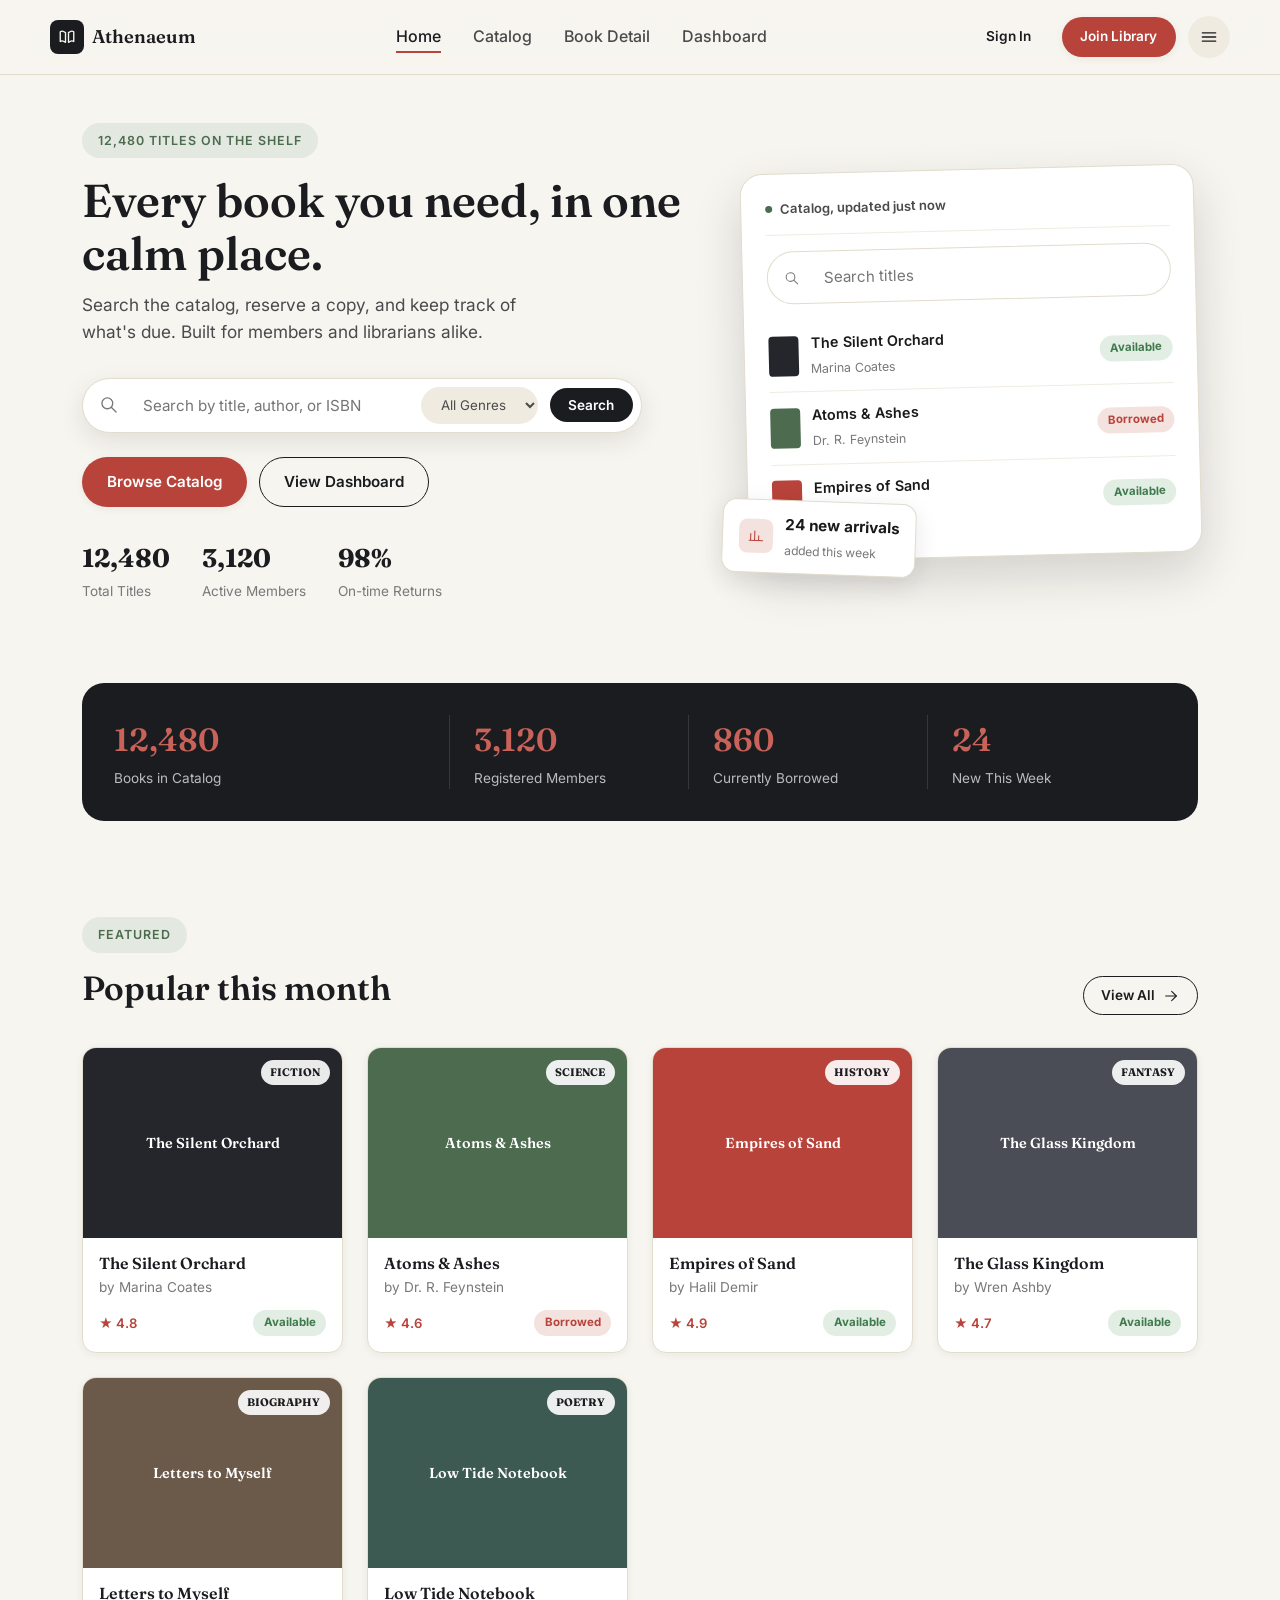
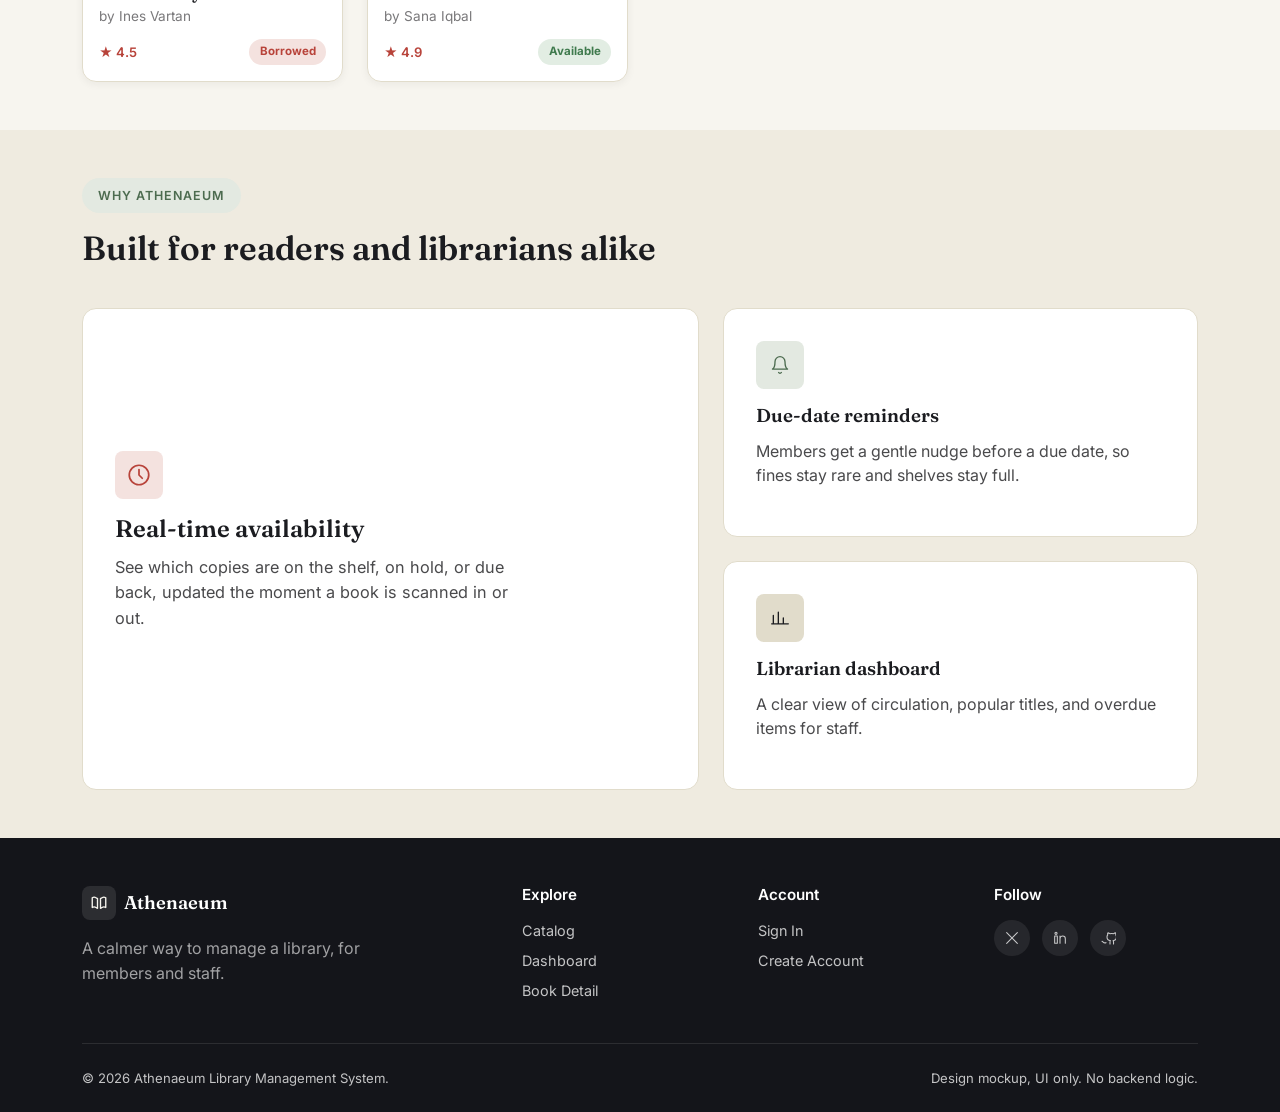
<file: index.html>
<!DOCTYPE html>
<html lang="en">
<head>
<meta charset="UTF-8" />
<meta name="viewport" content="width=device-width, initial-scale=1.0" />
<title>Athenaeum · Library Management System</title>
<link rel="preconnect" href="https://fonts.googleapis.com">
<link href="https://fonts.googleapis.com/css2?family=Fraunces:wght@500;600&family=Inter:wght@400;500;600;700&display=swap" rel="stylesheet">
<link rel="stylesheet" href="assets/css/styles.css" />
</head>
<body>

<header class="navbar">
  <div class="container navbar-inner">
    <a href="index.html" class="brand">
      <span class="brand-mark">
        <svg class="icon" viewBox="0 0 24 24"><path d="M3 5c1.5-1 3.5-1 5 0 1.5 1 2 1 2 1v13s-.5 0-2-1c-1.5-1-3.5-1-5 0V5Z"/><path d="M21 5c-1.5-1-3.5-1-5 0-1.5 1-2 1-2 1v13s.5 0 2-1c1.5-1 3.5-1 5 0V5Z"/></svg>
      </span>
      Athenaeum
    </a>
    <nav class="nav-links">
      <a href="index.html" class="active">Home</a>
      <a href="catalog.html">Catalog</a>
      <a href="book-detail.html">Book Detail</a>
      <a href="dashboard.html">Dashboard</a>
    </nav>
    <div class="nav-actions">
      <a href="login.html" class="btn btn-ghost btn-sm">Sign In</a>
      <a href="login.html" class="btn btn-primary btn-sm">Join Library</a>
      <button class="btn btn-icon" data-nav-toggle aria-label="Menu">
        <svg class="icon" viewBox="0 0 24 24"><line x1="4" y1="7" x2="20" y2="7"/><line x1="4" y1="12" x2="20" y2="12"/><line x1="4" y1="17" x2="20" y2="17"/></svg>
      </button>
    </div>
  </div>
</header>

<section class="hero">
  <div class="container hero-grid">
    <div>
      <span class="eyebrow">12,480 titles on the shelf</span>
      <h1>Every book you need, in one calm place.</h1>
      <p class="hero-sub">Search the catalog, reserve a copy, and keep track of what's due. Built for members and librarians alike.</p>

      <div class="search-bar">
        <svg class="icon" viewBox="0 0 24 24"><circle cx="10" cy="10" r="6.5"/><line x1="15" y1="15" x2="20.5" y2="20.5"/></svg>
        <input type="text" placeholder="Search by title, author, or ISBN" />
        <select><option>All Genres</option><option>Fiction</option><option>Science</option><option>History</option></select>
        <button class="btn btn-dark btn-sm">Search</button>
      </div>

      <div class="hero-actions">
        <a href="catalog.html" class="btn btn-primary">Browse Catalog</a>
        <a href="dashboard.html" class="btn btn-outline">View Dashboard</a>
      </div>

      <div class="hero-stats">
        <div class="hero-stat"><strong>12,480</strong><span>Total Titles</span></div>
        <div class="hero-stat"><strong>3,120</strong><span>Active Members</span></div>
        <div class="hero-stat"><strong>98%</strong><span>On-time Returns</span></div>
      </div>
    </div>

    <div class="hero-preview">
      <div class="preview-panel">
        <div class="preview-panel-head">
          <span class="preview-live-dot"></span> Catalog, updated just now
        </div>
        <div class="search-bar">
          <svg class="icon icon-sm" viewBox="0 0 24 24"><circle cx="10" cy="10" r="6.5"/><line x1="15" y1="15" x2="20.5" y2="20.5"/></svg>
          <input type="text" placeholder="Search titles" disabled />
        </div>
        <div class="preview-row">
          <div class="mini-cover cover-1"></div>
          <div class="info"><strong>The Silent Orchard</strong><span>Marina Coates</span></div>
          <span class="status-pill status-available">Available</span>
        </div>
        <div class="preview-row">
          <div class="mini-cover cover-2"></div>
          <div class="info"><strong>Atoms &amp; Ashes</strong><span>Dr. R. Feynstein</span></div>
          <span class="status-pill status-borrowed">Borrowed</span>
        </div>
        <div class="preview-row">
          <div class="mini-cover cover-3"></div>
          <div class="info"><strong>Empires of Sand</strong><span>Halil Demir</span></div>
          <span class="status-pill status-available">Available</span>
        </div>
      </div>
      <div class="preview-float">
        <div class="icon-badge"><svg class="icon icon-sm" viewBox="0 0 24 24"><path d="M4 19V9M10 19V5M16 19v-7M22 19H2"/></svg></div>
        <div><strong>24 new arrivals</strong><span>added this week</span></div>
      </div>
    </div>
  </div>
</section>

<section class="section">
  <div class="container">
    <div class="stats-bar">
      <div><strong>12,480</strong><span>Books in Catalog</span></div>
      <div><strong>3,120</strong><span>Registered Members</span></div>
      <div><strong>860</strong><span>Currently Borrowed</span></div>
      <div><strong>24</strong><span>New This Week</span></div>
    </div>
  </div>
</section>

<section class="section">
  <div class="container">
    <div class="section-head">
      <div>
        <span class="eyebrow">Featured</span>
        <h2>Popular this month</h2>
      </div>
      <div class="section-tools">
        <a href="catalog.html" class="btn btn-outline btn-sm">
          View All
          <svg class="icon icon-sm" viewBox="0 0 24 24"><line x1="4" y1="12" x2="20" y2="12"/><polyline points="13 5 20 12 13 19"/></svg>
        </a>
      </div>
    </div>

    <div class="book-grid stagger">
      <div class="book-card">
        <div class="book-cover cover-1"><span class="tag">Fiction</span>The Silent Orchard</div>
        <div class="book-body">
          <h4>The Silent Orchard</h4>
          <div class="author">by Marina Coates</div>
          <div class="book-meta"><span class="rating">★ 4.8</span><span class="status-pill status-available">Available</span></div>
        </div>
      </div>
      <div class="book-card">
        <div class="book-cover cover-2"><span class="tag">Science</span>Atoms &amp; Ashes</div>
        <div class="book-body">
          <h4>Atoms &amp; Ashes</h4>
          <div class="author">by Dr. R. Feynstein</div>
          <div class="book-meta"><span class="rating">★ 4.6</span><span class="status-pill status-borrowed">Borrowed</span></div>
        </div>
      </div>
      <div class="book-card">
        <div class="book-cover cover-3"><span class="tag">History</span>Empires of Sand</div>
        <div class="book-body">
          <h4>Empires of Sand</h4>
          <div class="author">by Halil Demir</div>
          <div class="book-meta"><span class="rating">★ 4.9</span><span class="status-pill status-available">Available</span></div>
        </div>
      </div>
      <div class="book-card">
        <div class="book-cover cover-4"><span class="tag">Fantasy</span>The Glass Kingdom</div>
        <div class="book-body">
          <h4>The Glass Kingdom</h4>
          <div class="author">by Wren Ashby</div>
          <div class="book-meta"><span class="rating">★ 4.7</span><span class="status-pill status-available">Available</span></div>
        </div>
      </div>
      <div class="book-card">
        <div class="book-cover cover-5"><span class="tag">Biography</span>Letters to Myself</div>
        <div class="book-body">
          <h4>Letters to Myself</h4>
          <div class="author">by Ines Vartan</div>
          <div class="book-meta"><span class="rating">★ 4.5</span><span class="status-pill status-borrowed">Borrowed</span></div>
        </div>
      </div>
      <div class="book-card">
        <div class="book-cover cover-6"><span class="tag">Poetry</span>Low Tide Notebook</div>
        <div class="book-body">
          <h4>Low Tide Notebook</h4>
          <div class="author">by Sana Iqbal</div>
          <div class="book-meta"><span class="rating">★ 4.9</span><span class="status-pill status-available">Available</span></div>
        </div>
      </div>
    </div>
  </div>
</section>

<section class="section section-alt">
  <div class="container">
    <div class="section-head">
      <div>
        <span class="eyebrow">Why Athenaeum</span>
        <h2>Built for readers and librarians alike</h2>
      </div>
    </div>
    <div class="bento-grid">
      <div class="feature-card feature-lead">
        <div class="feature-icon">
          <svg class="icon icon-lg" viewBox="0 0 24 24"><circle cx="12" cy="12" r="9"/><path d="M12 7v5l3 3"/></svg>
        </div>
        <h3>Real-time availability</h3>
        <p>See which copies are on the shelf, on hold, or due back, updated the moment a book is scanned in or out.</p>
      </div>
      <div class="feature-card tone-moss">
        <div class="feature-icon">
          <svg class="icon" viewBox="0 0 24 24"><path d="M18 8a6 6 0 0 0-12 0c0 7-3 9-3 9h18s-3-2-3-9"/><path d="M13.7 21a2 2 0 0 1-3.4 0"/></svg>
        </div>
        <h3>Due-date reminders</h3>
        <p>Members get a gentle nudge before a due date, so fines stay rare and shelves stay full.</p>
      </div>
      <div class="feature-card tone-ink">
        <div class="feature-icon">
          <svg class="icon" viewBox="0 0 24 24"><path d="M4 19V9M10 19V5M16 19v-7M22 19H2"/></svg>
        </div>
        <h3>Librarian dashboard</h3>
        <p>A clear view of circulation, popular titles, and overdue items for staff.</p>
      </div>
    </div>
  </div>
</section>

<footer class="footer">
  <div class="container">
    <div class="footer-grid">
      <div>
        <a href="index.html" class="brand" style="color:#fff; margin-bottom: 1rem; display:flex;">
          <span class="brand-mark" style="background: rgba(255,255,255,0.1);">
            <svg class="icon" viewBox="0 0 24 24"><path d="M3 5c1.5-1 3.5-1 5 0 1.5 1 2 1 2 1v13s-.5 0-2-1c-1.5-1-3.5-1-5 0V5Z"/><path d="M21 5c-1.5-1-3.5-1-5 0-1.5 1-2 1-2 1v13s.5 0 2-1c1.5-1 3.5-1 5 0V5Z"/></svg>
          </span>
          Athenaeum
        </a>
        <p style="color: rgba(255,255,255,0.6); max-width: 32ch;">A calmer way to manage a library, for members and staff.</p>
      </div>
      <div>
        <h4>Explore</h4>
        <ul>
          <li><a href="catalog.html">Catalog</a></li>
          <li><a href="dashboard.html">Dashboard</a></li>
          <li><a href="book-detail.html">Book Detail</a></li>
        </ul>
      </div>
      <div>
        <h4>Account</h4>
        <ul>
          <li><a href="login.html">Sign In</a></li>
          <li><a href="login.html">Create Account</a></li>
        </ul>
      </div>
      <div>
        <h4>Follow</h4>
        <div class="social-row">
          <a href="#" aria-label="X"><svg class="icon icon-sm" viewBox="0 0 24 24"><path d="M4 4l16 16M20 4L4 20"/></svg></a>
          <a href="#" aria-label="LinkedIn"><svg class="icon icon-sm" viewBox="0 0 24 24"><rect x="4" y="9" width="4" height="11"/><circle cx="6" cy="5" r="1.6"/><path d="M12 9v11M12 13c0-2 2-4 4-4s4 1 4 4v7"/></svg></a>
          <a href="#" aria-label="GitHub"><svg class="icon icon-sm" viewBox="0 0 24 24"><path d="M9 19c-4 1.5-4-2-6-2m12 4v-3.2c0-.9.3-1.5.7-1.8-2.5-.3-5.2-1.3-5.2-5.6 0-1.2.4-2.2 1.1-3-.1-.3-.5-1.5.1-3 0 0 1-.3 3.1 1.1a10.8 10.8 0 0 1 5.6 0c2.1-1.4 3.1-1.1 3.1-1.1.6 1.5.2 2.7.1 3 .7.8 1.1 1.8 1.1 3 0 4.3-2.7 5.3-5.2 5.6.4.4.8 1 .8 2.1V21"/></svg></a>
        </div>
      </div>
    </div>
    <div class="footer-bottom">
      <span>© 2026 Athenaeum Library Management System.</span>
      <span>Design mockup, UI only. No backend logic.</span>
    </div>
  </div>
</footer>

<script src="assets/js/main.js"></script>
</body>
</html>
</file>
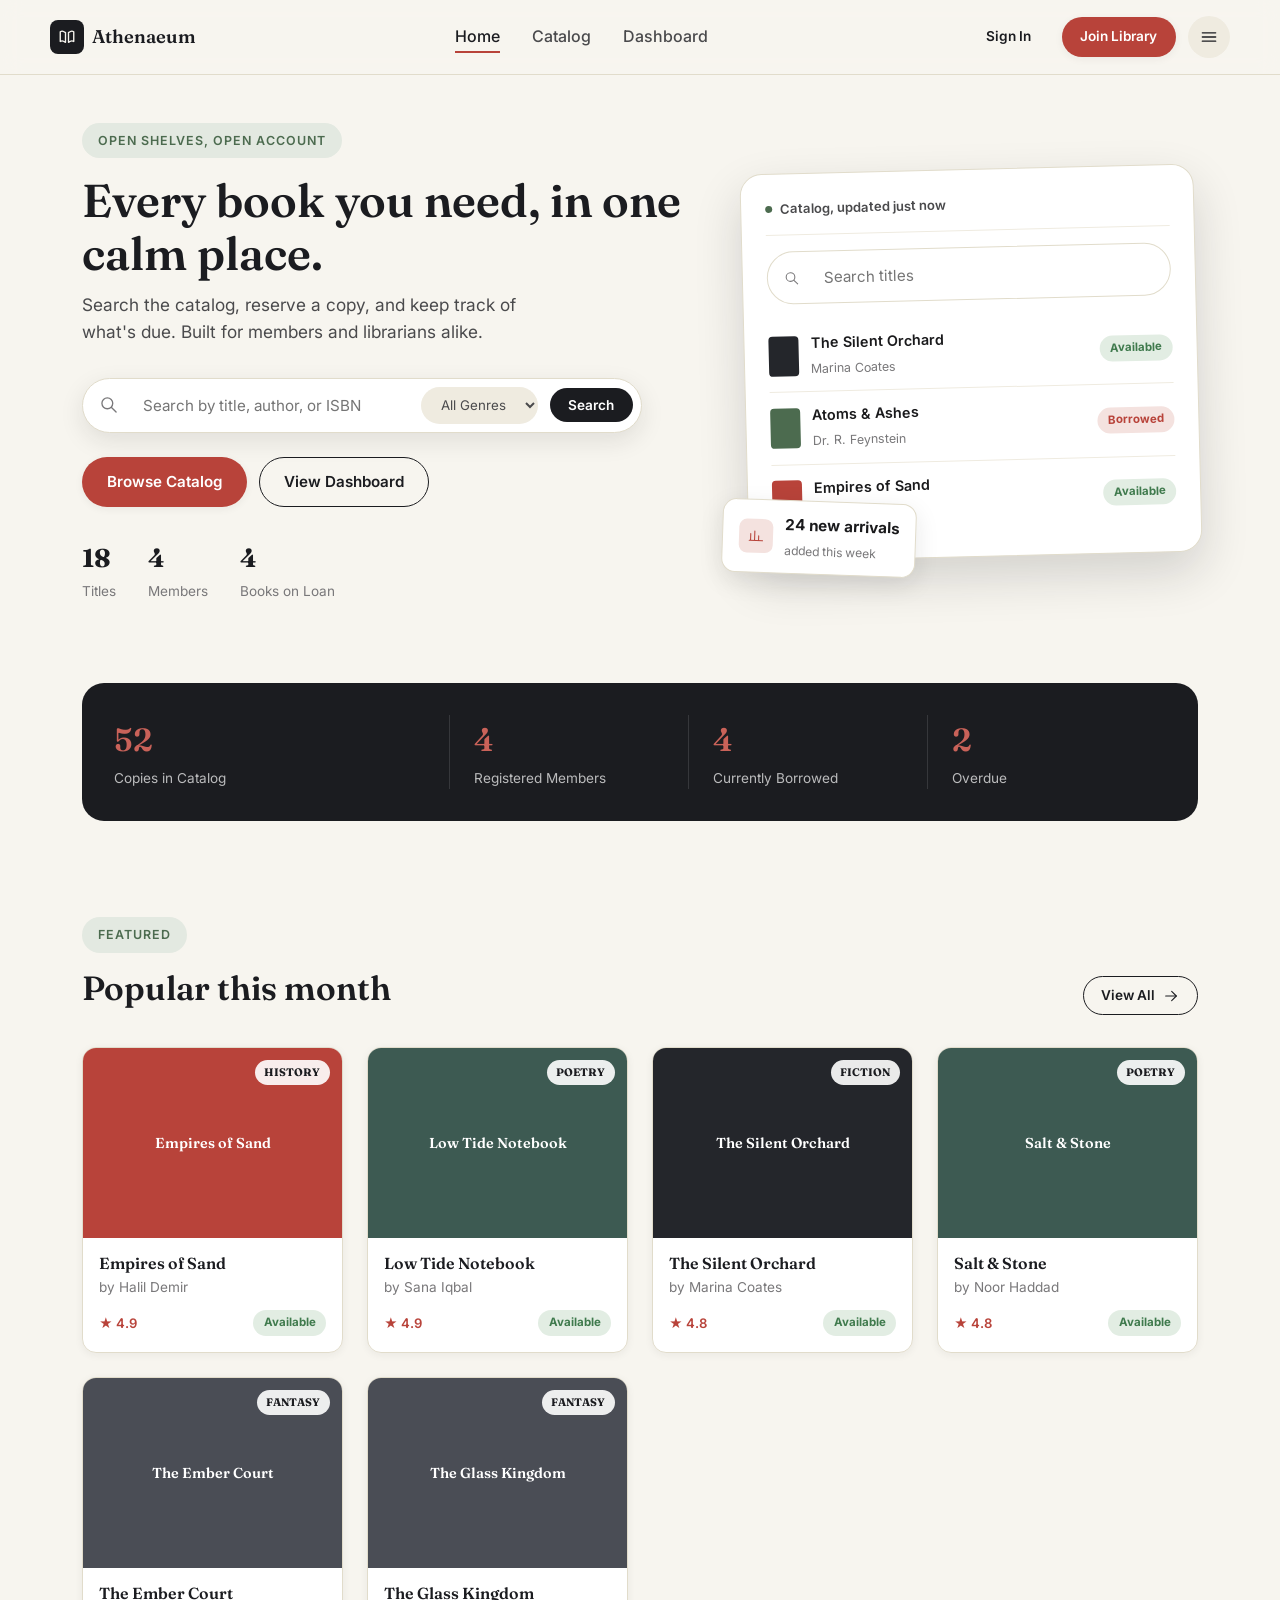
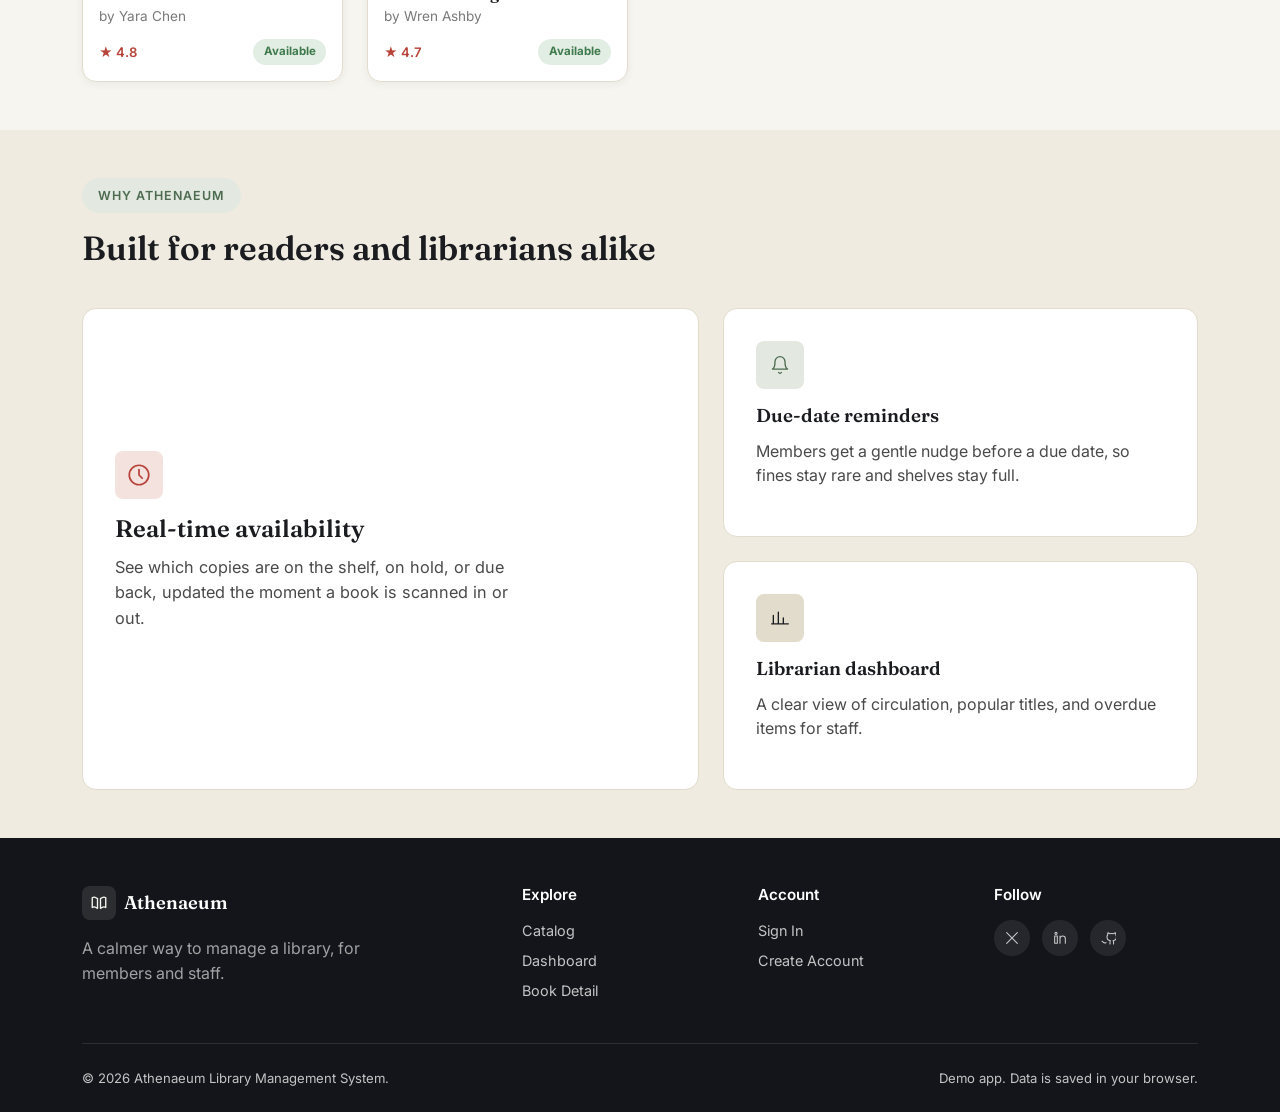
<file: docs/index.html>
<!DOCTYPE html>
<html lang="en">
<head>
<meta charset="UTF-8" />
<meta name="viewport" content="width=device-width, initial-scale=1.0" />
<title>Athenaeum · Library Management System</title>
<link rel="preconnect" href="https://fonts.googleapis.com">
<link href="https://fonts.googleapis.com/css2?family=Fraunces:wght@500;600&family=Inter:wght@400;500;600;700&display=swap" rel="stylesheet">
<link rel="stylesheet" href="assets/css/styles.css" />
</head>
<body data-page="home">

<header class="navbar">
  <div class="container navbar-inner">
    <a href="index.html" class="brand">
      <span class="brand-mark">
        <svg class="icon" viewBox="0 0 24 24"><path d="M3 5c1.5-1 3.5-1 5 0 1.5 1 2 1 2 1v13s-.5 0-2-1c-1.5-1-3.5-1-5 0V5Z"/><path d="M21 5c-1.5-1-3.5-1-5 0-1.5 1-2 1-2 1v13s.5 0 2-1c1.5-1 3.5-1 5 0V5Z"/></svg>
      </span>
      Athenaeum
    </a>
    <nav class="nav-links">
      <a href="index.html" class="active">Home</a>
      <a href="catalog.html">Catalog</a>
      <a href="dashboard.html">Dashboard</a>
    </nav>
    <div class="nav-actions" data-account>
      <a href="login.html" class="btn btn-ghost btn-sm">Sign In</a>
      <a href="login.html" class="btn btn-primary btn-sm">Join Library</a>
      <button class="btn btn-icon" data-nav-toggle aria-label="Menu">
        <svg class="icon" viewBox="0 0 24 24"><line x1="4" y1="7" x2="20" y2="7"/><line x1="4" y1="12" x2="20" y2="12"/><line x1="4" y1="17" x2="20" y2="17"/></svg>
      </button>
    </div>
  </div>
</header>

<section class="hero">
  <div class="container hero-grid">
    <div>
      <span class="eyebrow">Open shelves, open account</span>
      <h1>Every book you need, in one calm place.</h1>
      <p class="hero-sub">Search the catalog, reserve a copy, and keep track of what's due. Built for members and librarians alike.</p>

      <form class="search-bar" id="hero-search">
        <svg class="icon" viewBox="0 0 24 24"><circle cx="10" cy="10" r="6.5"/><line x1="15" y1="15" x2="20.5" y2="20.5"/></svg>
        <input type="text" placeholder="Search by title, author, or ISBN" />
        <select><option>All Genres</option><option>Fiction</option><option>Science</option><option>History</option><option>Fantasy</option><option>Biography</option><option>Poetry</option></select>
        <button class="btn btn-dark btn-sm" type="submit">Search</button>
      </form>

      <div class="hero-actions">
        <a href="catalog.html" class="btn btn-primary">Browse Catalog</a>
        <a href="dashboard.html" class="btn btn-outline">View Dashboard</a>
      </div>

      <div class="hero-stats">
        <div class="hero-stat"><strong data-stat="titles">18</strong><span>Titles</span></div>
        <div class="hero-stat"><strong data-stat="members">4</strong><span>Members</span></div>
        <div class="hero-stat"><strong data-stat="activeLoans">4</strong><span>Books on Loan</span></div>
      </div>
    </div>

    <div class="hero-preview">
      <div class="preview-panel">
        <div class="preview-panel-head">
          <span class="preview-live-dot"></span> Catalog, updated just now
        </div>
        <div class="search-bar">
          <svg class="icon icon-sm" viewBox="0 0 24 24"><circle cx="10" cy="10" r="6.5"/><line x1="15" y1="15" x2="20.5" y2="20.5"/></svg>
          <input type="text" placeholder="Search titles" disabled />
        </div>
        <div class="preview-row">
          <div class="mini-cover cover-1"></div>
          <div class="info"><strong>The Silent Orchard</strong><span>Marina Coates</span></div>
          <span class="status-pill status-available">Available</span>
        </div>
        <div class="preview-row">
          <div class="mini-cover cover-2"></div>
          <div class="info"><strong>Atoms &amp; Ashes</strong><span>Dr. R. Feynstein</span></div>
          <span class="status-pill status-borrowed">Borrowed</span>
        </div>
        <div class="preview-row">
          <div class="mini-cover cover-3"></div>
          <div class="info"><strong>Empires of Sand</strong><span>Halil Demir</span></div>
          <span class="status-pill status-available">Available</span>
        </div>
      </div>
      <div class="preview-float">
        <div class="icon-badge"><svg class="icon icon-sm" viewBox="0 0 24 24"><path d="M4 19V9M10 19V5M16 19v-7M22 19H2"/></svg></div>
        <div><strong>24 new arrivals</strong><span>added this week</span></div>
      </div>
    </div>
  </div>
</section>

<section class="section">
  <div class="container">
    <div class="stats-bar">
      <div><strong data-stat="copies">46</strong><span>Copies in Catalog</span></div>
      <div><strong data-stat="members">4</strong><span>Registered Members</span></div>
      <div><strong data-stat="activeLoans">4</strong><span>Currently Borrowed</span></div>
      <div><strong data-stat="overdue">2</strong><span>Overdue</span></div>
    </div>
  </div>
</section>

<section class="section">
  <div class="container">
    <div class="section-head">
      <div>
        <span class="eyebrow">Featured</span>
        <h2>Popular this month</h2>
      </div>
      <div class="section-tools">
        <a href="catalog.html" class="btn btn-outline btn-sm">
          View All
          <svg class="icon icon-sm" viewBox="0 0 24 24"><line x1="4" y1="12" x2="20" y2="12"/><polyline points="13 5 20 12 13 19"/></svg>
        </a>
      </div>
    </div>

    <div class="book-grid stagger" id="featured-grid">
    </div>
  </div>
</section>

<section class="section section-alt">
  <div class="container">
    <div class="section-head">
      <div>
        <span class="eyebrow">Why Athenaeum</span>
        <h2>Built for readers and librarians alike</h2>
      </div>
    </div>
    <div class="bento-grid">
      <div class="feature-card feature-lead">
        <div class="feature-icon">
          <svg class="icon icon-lg" viewBox="0 0 24 24"><circle cx="12" cy="12" r="9"/><path d="M12 7v5l3 3"/></svg>
        </div>
        <h3>Real-time availability</h3>
        <p>See which copies are on the shelf, on hold, or due back, updated the moment a book is scanned in or out.</p>
      </div>
      <div class="feature-card tone-moss">
        <div class="feature-icon">
          <svg class="icon" viewBox="0 0 24 24"><path d="M18 8a6 6 0 0 0-12 0c0 7-3 9-3 9h18s-3-2-3-9"/><path d="M13.7 21a2 2 0 0 1-3.4 0"/></svg>
        </div>
        <h3>Due-date reminders</h3>
        <p>Members get a gentle nudge before a due date, so fines stay rare and shelves stay full.</p>
      </div>
      <div class="feature-card tone-ink">
        <div class="feature-icon">
          <svg class="icon" viewBox="0 0 24 24"><path d="M4 19V9M10 19V5M16 19v-7M22 19H2"/></svg>
        </div>
        <h3>Librarian dashboard</h3>
        <p>A clear view of circulation, popular titles, and overdue items for staff.</p>
      </div>
    </div>
  </div>
</section>

<footer class="footer">
  <div class="container">
    <div class="footer-grid">
      <div>
        <a href="index.html" class="brand" style="color:#fff; margin-bottom: 1rem; display:flex;">
          <span class="brand-mark" style="background: rgba(255,255,255,0.1);">
            <svg class="icon" viewBox="0 0 24 24"><path d="M3 5c1.5-1 3.5-1 5 0 1.5 1 2 1 2 1v13s-.5 0-2-1c-1.5-1-3.5-1-5 0V5Z"/><path d="M21 5c-1.5-1-3.5-1-5 0-1.5 1-2 1-2 1v13s.5 0 2-1c1.5-1 3.5-1 5 0V5Z"/></svg>
          </span>
          Athenaeum
        </a>
        <p style="color: rgba(255,255,255,0.6); max-width: 32ch;">A calmer way to manage a library, for members and staff.</p>
      </div>
      <div>
        <h4>Explore</h4>
        <ul>
          <li><a href="catalog.html">Catalog</a></li>
          <li><a href="dashboard.html">Dashboard</a></li>
          <li><a href="book-detail.html">Book Detail</a></li>
        </ul>
      </div>
      <div>
        <h4>Account</h4>
        <ul>
          <li><a href="login.html">Sign In</a></li>
          <li><a href="login.html">Create Account</a></li>
        </ul>
      </div>
      <div>
        <h4>Follow</h4>
        <div class="social-row">
          <a href="#" aria-label="X"><svg class="icon icon-sm" viewBox="0 0 24 24"><path d="M4 4l16 16M20 4L4 20"/></svg></a>
          <a href="#" aria-label="LinkedIn"><svg class="icon icon-sm" viewBox="0 0 24 24"><rect x="4" y="9" width="4" height="11"/><circle cx="6" cy="5" r="1.6"/><path d="M12 9v11M12 13c0-2 2-4 4-4s4 1 4 4v7"/></svg></a>
          <a href="#" aria-label="GitHub"><svg class="icon icon-sm" viewBox="0 0 24 24"><path d="M9 19c-4 1.5-4-2-6-2m12 4v-3.2c0-.9.3-1.5.7-1.8-2.5-.3-5.2-1.3-5.2-5.6 0-1.2.4-2.2 1.1-3-.1-.3-.5-1.5.1-3 0 0 1-.3 3.1 1.1a10.8 10.8 0 0 1 5.6 0c2.1-1.4 3.1-1.1 3.1-1.1.6 1.5.2 2.7.1 3 .7.8 1.1 1.8 1.1 3 0 4.3-2.7 5.3-5.2 5.6.4.4.8 1 .8 2.1V21"/></svg></a>
        </div>
      </div>
    </div>
    <div class="footer-bottom">
      <span>© 2026 Athenaeum Library Management System.</span>
      <span>Demo app. Data is saved in your browser.</span>
    </div>
  </div>
</footer>

<script src="assets/js/main.js"></script>
<script src="assets/js/db.js"></script>
<script src="assets/js/auth.js"></script>
<script src="assets/js/app.js"></script>
</body>
</html>
</file>
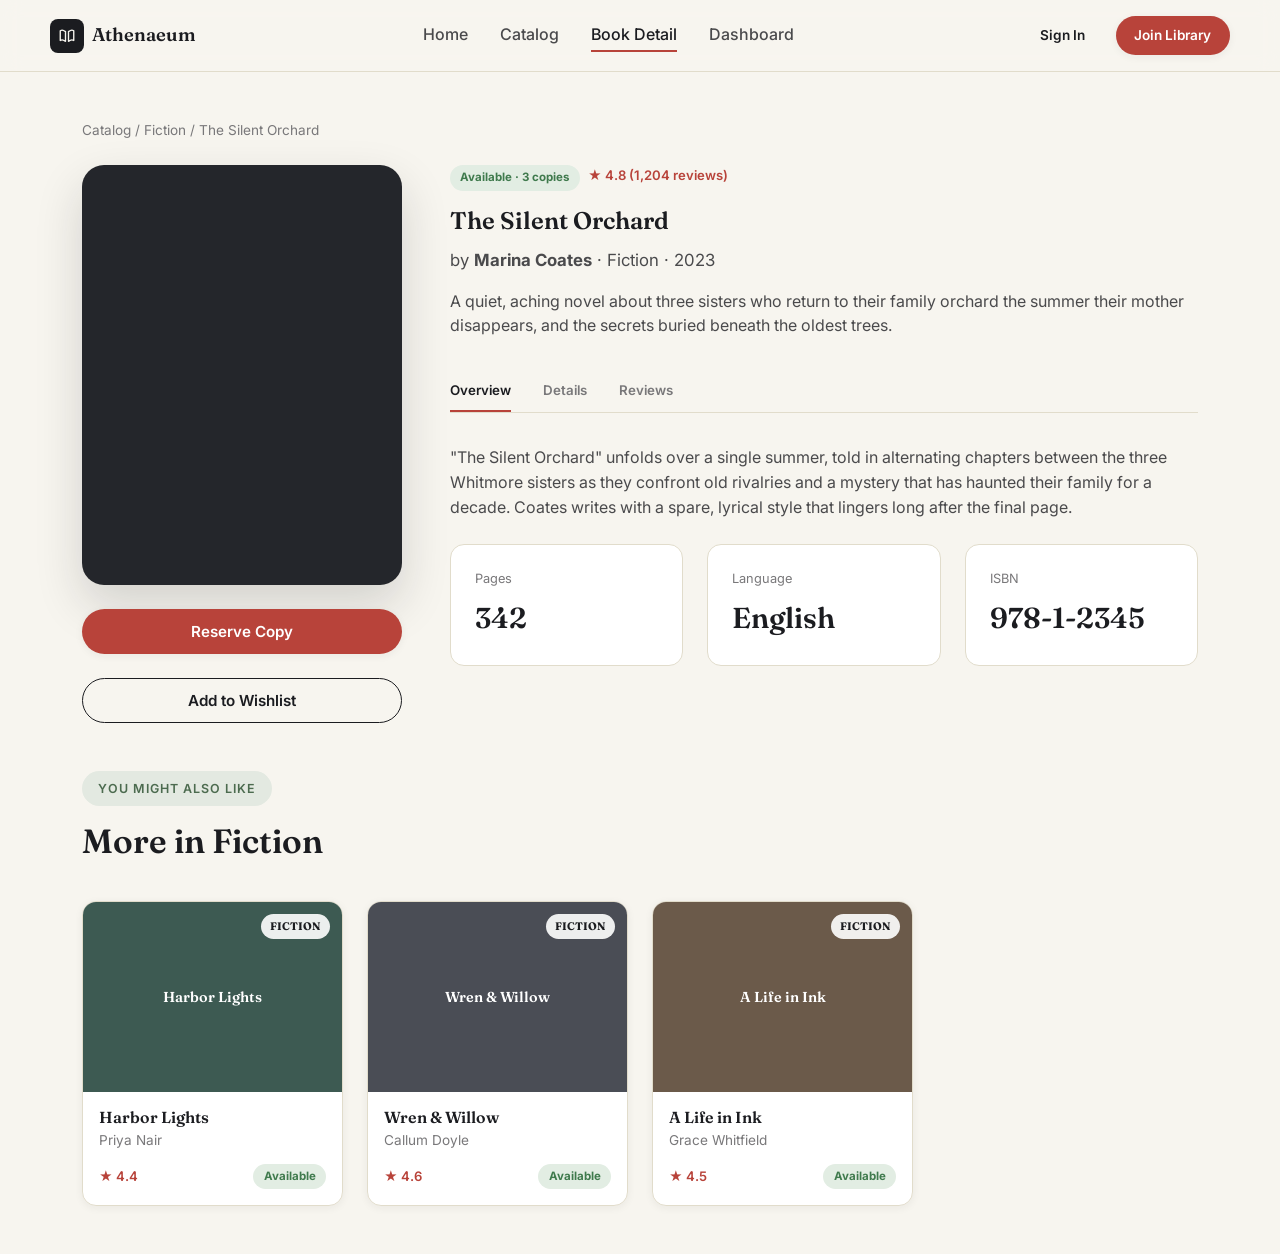
<file: book-detail.html>
<!DOCTYPE html>
<html lang="en">
<head>
<meta charset="UTF-8" />
<meta name="viewport" content="width=device-width, initial-scale=1.0" />
<title>The Silent Orchard · Athenaeum</title>
<link rel="preconnect" href="https://fonts.googleapis.com">
<link href="https://fonts.googleapis.com/css2?family=Fraunces:wght@500;600&family=Inter:wght@400;500;600;700&display=swap" rel="stylesheet">
<link rel="stylesheet" href="assets/css/styles.css" />
</head>
<body>

<header class="navbar">
  <div class="container navbar-inner">
    <a href="index.html" class="brand">
      <span class="brand-mark">
        <svg class="icon" viewBox="0 0 24 24"><path d="M3 5c1.5-1 3.5-1 5 0 1.5 1 2 1 2 1v13s-.5 0-2-1c-1.5-1-3.5-1-5 0V5Z"/><path d="M21 5c-1.5-1-3.5-1-5 0-1.5 1-2 1-2 1v13s.5 0 2-1c1.5-1 3.5-1 5 0V5Z"/></svg>
      </span>
      Athenaeum
    </a>
    <nav class="nav-links">
      <a href="index.html">Home</a>
      <a href="catalog.html">Catalog</a>
      <a href="book-detail.html" class="active">Book Detail</a>
      <a href="dashboard.html">Dashboard</a>
    </nav>
    <div class="nav-actions">
      <a href="login.html" class="btn btn-ghost btn-sm">Sign In</a>
      <a href="login.html" class="btn btn-primary btn-sm">Join Library</a>
    </div>
  </div>
</header>

<section class="section">
  <div class="container">
    <p style="font-size: 0.85rem; color: var(--color-ink-500); margin-bottom: 1.5rem;">
      <a href="catalog.html">Catalog</a> / <a href="catalog.html">Fiction</a> / The Silent Orchard
    </p>

    <div class="detail-grid">
      <div>
        <div class="detail-cover cover-1"></div>
        <div class="detail-actions">
          <button class="btn btn-primary btn-block">Reserve Copy</button>
        </div>
        <div class="detail-actions">
          <button class="btn btn-outline btn-block">Add to Wishlist</button>
        </div>
      </div>

      <div>
        <div class="badge-row">
          <span class="status-pill status-available">Available · 3 copies</span>
          <span class="rating">★ 4.8 (1,204 reviews)</span>
        </div>
        <h1>The Silent Orchard</h1>
        <p style="font-size: 1.05rem;">by <strong>Marina Coates</strong> · Fiction · 2023</p>
        <p>A quiet, aching novel about three sisters who return to their family orchard the summer their mother disappears, and the secrets buried beneath the oldest trees.</p>

        <div class="tab-row" data-tabs>
          <button class="active" data-tab="overview">Overview</button>
          <button data-tab="details">Details</button>
          <button data-tab="reviews">Reviews</button>
        </div>

        <div data-tab-panel="overview">
          <p>"The Silent Orchard" unfolds over a single summer, told in alternating chapters between the three Whitmore sisters as they confront old rivalries and a mystery that has haunted their family for a decade. Coates writes with a spare, lyrical style that lingers long after the final page.</p>
          <div class="stat-cards" style="grid-template-columns: repeat(3,1fr); margin-top: 1.5rem;">
            <div class="stat-card"><span class="top-row"><span style="color:var(--color-ink-500);font-size:.8rem;">Pages</span></span><strong>342</strong></div>
            <div class="stat-card"><span class="top-row"><span style="color:var(--color-ink-500);font-size:.8rem;">Language</span></span><strong>English</strong></div>
            <div class="stat-card"><span class="top-row"><span style="color:var(--color-ink-500);font-size:.8rem;">ISBN</span></span><strong>978-1-2345</strong></div>
          </div>
        </div>

        <div data-tab-panel="details" class="hidden">
          <table>
            <tr><td>Publisher</td><td>Harrow &amp; Finch Press</td></tr>
            <tr><td>Published</td><td>March 2023</td></tr>
            <tr><td>Format</td><td>Hardcover, E-book</td></tr>
            <tr><td>Shelf Location</td><td>Fiction, Aisle 4, Shelf B</td></tr>
          </table>
        </div>

        <div data-tab-panel="reviews" class="hidden">
          <div class="activity-item">
            <div class="activity-dot"></div>
            <div style="flex:1;">
              <div style="display:flex; justify-content:space-between;"><strong>Dana K.</strong><span class="rating">★★★★★</span></div>
              <p style="margin:0;">"Couldn't put it down. The ending gutted me."</p>
            </div>
          </div>
          <div class="activity-item">
            <div class="activity-dot"></div>
            <div style="flex:1;">
              <div style="display:flex; justify-content:space-between;"><strong>Omar R.</strong><span class="rating">★★★★☆</span></div>
              <p style="margin:0;">"Beautiful prose, slightly slow middle third."</p>
            </div>
          </div>
        </div>
      </div>
    </div>

    <div class="section-head" style="margin-top: 3rem;">
      <div><span class="eyebrow">You might also like</span><h2>More in Fiction</h2></div>
    </div>
    <div class="book-grid stagger">
      <div class="book-card"><div class="book-cover cover-6"><span class="tag">Fiction</span>Harbor Lights</div><div class="book-body"><h4>Harbor Lights</h4><div class="author">Priya Nair</div><div class="book-meta"><span class="rating">★ 4.4</span><span class="status-pill status-available">Available</span></div></div></div>
      <div class="book-card"><div class="book-cover cover-4"><span class="tag">Fiction</span>Wren &amp; Willow</div><div class="book-body"><h4>Wren &amp; Willow</h4><div class="author">Callum Doyle</div><div class="book-meta"><span class="rating">★ 4.6</span><span class="status-pill status-available">Available</span></div></div></div>
      <div class="book-card"><div class="book-cover cover-5"><span class="tag">Fiction</span>A Life in Ink</div><div class="book-body"><h4>A Life in Ink</h4><div class="author">Grace Whitfield</div><div class="book-meta"><span class="rating">★ 4.5</span><span class="status-pill status-available">Available</span></div></div></div>
    </div>
  </div>
</section>

<script src="assets/js/main.js"></script>
</body>
</html>
</file>
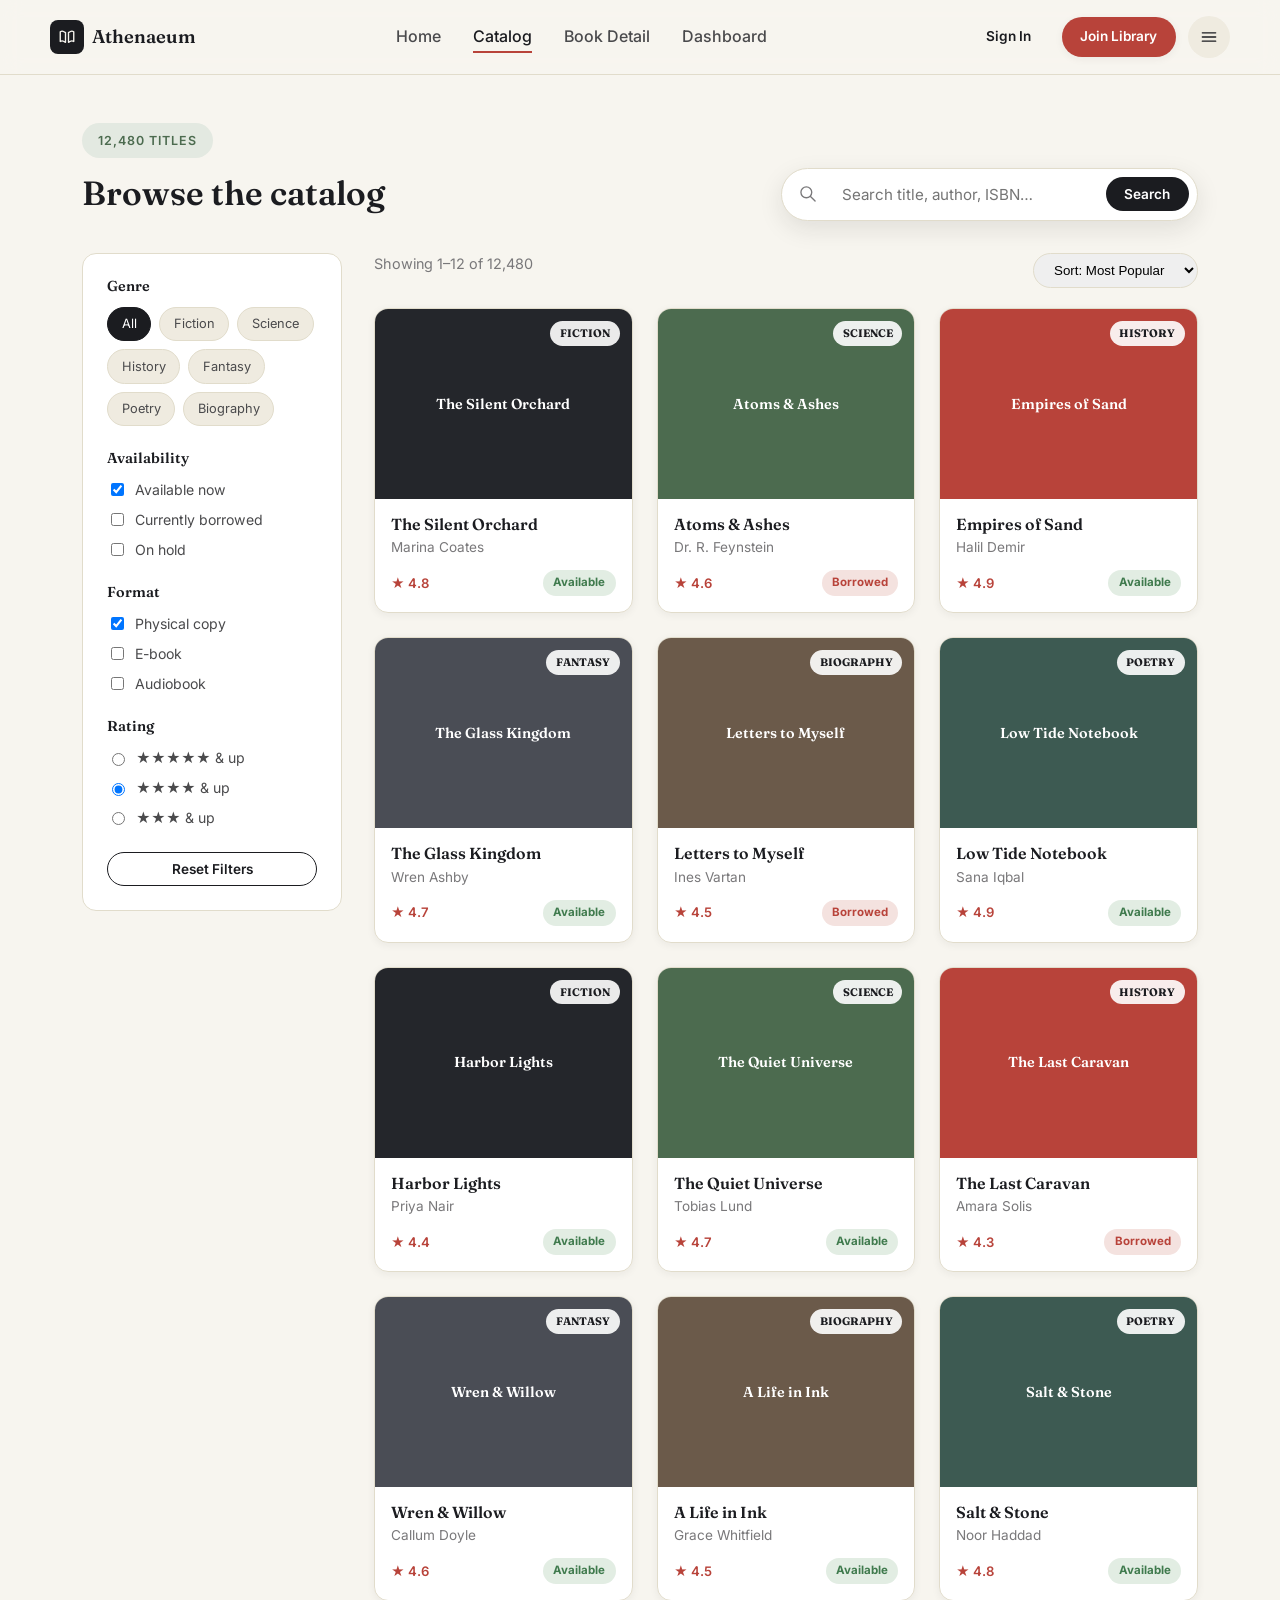
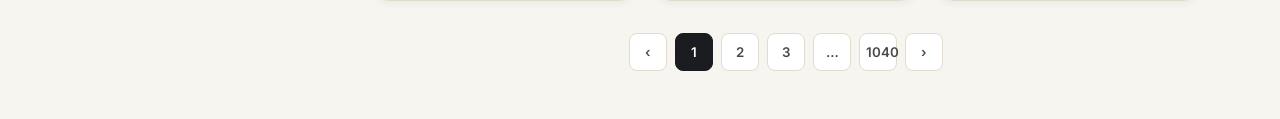
<file: catalog.html>
<!DOCTYPE html>
<html lang="en">
<head>
<meta charset="UTF-8" />
<meta name="viewport" content="width=device-width, initial-scale=1.0" />
<title>Catalog · Athenaeum</title>
<link rel="preconnect" href="https://fonts.googleapis.com">
<link href="https://fonts.googleapis.com/css2?family=Fraunces:wght@500;600&family=Inter:wght@400;500;600;700&display=swap" rel="stylesheet">
<link rel="stylesheet" href="assets/css/styles.css" />
</head>
<body>

<header class="navbar">
  <div class="container navbar-inner">
    <a href="index.html" class="brand">
      <span class="brand-mark">
        <svg class="icon" viewBox="0 0 24 24"><path d="M3 5c1.5-1 3.5-1 5 0 1.5 1 2 1 2 1v13s-.5 0-2-1c-1.5-1-3.5-1-5 0V5Z"/><path d="M21 5c-1.5-1-3.5-1-5 0-1.5 1-2 1-2 1v13s.5 0 2-1c1.5-1 3.5-1 5 0V5Z"/></svg>
      </span>
      Athenaeum
    </a>
    <nav class="nav-links">
      <a href="index.html">Home</a>
      <a href="catalog.html" class="active">Catalog</a>
      <a href="book-detail.html">Book Detail</a>
      <a href="dashboard.html">Dashboard</a>
    </nav>
    <div class="nav-actions">
      <a href="login.html" class="btn btn-ghost btn-sm">Sign In</a>
      <a href="login.html" class="btn btn-primary btn-sm">Join Library</a>
      <button class="btn btn-icon" data-nav-toggle aria-label="Menu">
        <svg class="icon" viewBox="0 0 24 24"><line x1="4" y1="7" x2="20" y2="7"/><line x1="4" y1="12" x2="20" y2="12"/><line x1="4" y1="17" x2="20" y2="17"/></svg>
      </button>
    </div>
  </div>
</header>

<section class="section">
  <div class="container">
    <div class="section-head">
      <div>
        <span class="eyebrow">12,480 titles</span>
        <h2>Browse the catalog</h2>
      </div>
      <div class="search-bar" style="margin-top:0;">
        <svg class="icon" viewBox="0 0 24 24"><circle cx="10" cy="10" r="6.5"/><line x1="15" y1="15" x2="20.5" y2="20.5"/></svg>
        <input type="text" placeholder="Search title, author, ISBN…" />
        <button class="btn btn-dark btn-sm">Search</button>
      </div>
    </div>

    <div class="catalog-layout">
      <aside class="filter-panel">
        <div class="filter-group">
          <h4>Genre</h4>
          <div class="chip-row">
            <span class="chip active">All</span>
            <span class="chip">Fiction</span>
            <span class="chip">Science</span>
            <span class="chip">History</span>
            <span class="chip">Fantasy</span>
            <span class="chip">Poetry</span>
            <span class="chip">Biography</span>
          </div>
        </div>
        <div class="filter-group">
          <h4>Availability</h4>
          <label><input type="checkbox" checked /> Available now</label>
          <label><input type="checkbox" /> Currently borrowed</label>
          <label><input type="checkbox" /> On hold</label>
        </div>
        <div class="filter-group">
          <h4>Format</h4>
          <label><input type="checkbox" checked /> Physical copy</label>
          <label><input type="checkbox" /> E-book</label>
          <label><input type="checkbox" /> Audiobook</label>
        </div>
        <div class="filter-group">
          <h4>Rating</h4>
          <label><input type="radio" name="rating" /> ★★★★★ &amp; up</label>
          <label><input type="radio" name="rating" checked /> ★★★★ &amp; up</label>
          <label><input type="radio" name="rating" /> ★★★ &amp; up</label>
        </div>
        <button class="btn btn-outline btn-block btn-sm">Reset Filters</button>
      </aside>

      <div>
        <div class="section-tools" style="margin-bottom: 1.25rem; justify-content: space-between; display:flex;">
          <span style="color: var(--color-ink-500); font-size: 0.9rem;">Showing 1–12 of 12,480</span>
          <select style="border:1px solid var(--color-cream-200); border-radius: var(--radius-pill); padding: 0.5rem 1rem;">
            <option>Sort: Most Popular</option>
            <option>Sort: Newest</option>
            <option>Sort: Title A–Z</option>
            <option>Sort: Rating</option>
          </select>
        </div>

        <div class="book-grid stagger">
          <div class="book-card"><div class="book-cover cover-1"><span class="tag">Fiction</span>The Silent Orchard</div><div class="book-body"><h4>The Silent Orchard</h4><div class="author">Marina Coates</div><div class="book-meta"><span class="rating">★ 4.8</span><span class="status-pill status-available">Available</span></div></div></div>
          <div class="book-card"><div class="book-cover cover-2"><span class="tag">Science</span>Atoms &amp; Ashes</div><div class="book-body"><h4>Atoms &amp; Ashes</h4><div class="author">Dr. R. Feynstein</div><div class="book-meta"><span class="rating">★ 4.6</span><span class="status-pill status-borrowed">Borrowed</span></div></div></div>
          <div class="book-card"><div class="book-cover cover-3"><span class="tag">History</span>Empires of Sand</div><div class="book-body"><h4>Empires of Sand</h4><div class="author">Halil Demir</div><div class="book-meta"><span class="rating">★ 4.9</span><span class="status-pill status-available">Available</span></div></div></div>
          <div class="book-card"><div class="book-cover cover-4"><span class="tag">Fantasy</span>The Glass Kingdom</div><div class="book-body"><h4>The Glass Kingdom</h4><div class="author">Wren Ashby</div><div class="book-meta"><span class="rating">★ 4.7</span><span class="status-pill status-available">Available</span></div></div></div>
          <div class="book-card"><div class="book-cover cover-5"><span class="tag">Biography</span>Letters to Myself</div><div class="book-body"><h4>Letters to Myself</h4><div class="author">Ines Vartan</div><div class="book-meta"><span class="rating">★ 4.5</span><span class="status-pill status-borrowed">Borrowed</span></div></div></div>
          <div class="book-card"><div class="book-cover cover-6"><span class="tag">Poetry</span>Low Tide Notebook</div><div class="book-body"><h4>Low Tide Notebook</h4><div class="author">Sana Iqbal</div><div class="book-meta"><span class="rating">★ 4.9</span><span class="status-pill status-available">Available</span></div></div></div>
          <div class="book-card"><div class="book-cover cover-1"><span class="tag">Fiction</span>Harbor Lights</div><div class="book-body"><h4>Harbor Lights</h4><div class="author">Priya Nair</div><div class="book-meta"><span class="rating">★ 4.4</span><span class="status-pill status-available">Available</span></div></div></div>
          <div class="book-card"><div class="book-cover cover-2"><span class="tag">Science</span>The Quiet Universe</div><div class="book-body"><h4>The Quiet Universe</h4><div class="author">Tobias Lund</div><div class="book-meta"><span class="rating">★ 4.7</span><span class="status-pill status-available">Available</span></div></div></div>
          <div class="book-card"><div class="book-cover cover-3"><span class="tag">History</span>The Last Caravan</div><div class="book-body"><h4>The Last Caravan</h4><div class="author">Amara Solis</div><div class="book-meta"><span class="rating">★ 4.3</span><span class="status-pill status-borrowed">Borrowed</span></div></div></div>
          <div class="book-card"><div class="book-cover cover-4"><span class="tag">Fantasy</span>Wren &amp; Willow</div><div class="book-body"><h4>Wren &amp; Willow</h4><div class="author">Callum Doyle</div><div class="book-meta"><span class="rating">★ 4.6</span><span class="status-pill status-available">Available</span></div></div></div>
          <div class="book-card"><div class="book-cover cover-5"><span class="tag">Biography</span>A Life in Ink</div><div class="book-body"><h4>A Life in Ink</h4><div class="author">Grace Whitfield</div><div class="book-meta"><span class="rating">★ 4.5</span><span class="status-pill status-available">Available</span></div></div></div>
          <div class="book-card"><div class="book-cover cover-6"><span class="tag">Poetry</span>Salt &amp; Stone</div><div class="book-body"><h4>Salt &amp; Stone</h4><div class="author">Noor Haddad</div><div class="book-meta"><span class="rating">★ 4.8</span><span class="status-pill status-available">Available</span></div></div></div>
        </div>

        <div class="pagination">
          <button>‹</button>
          <button class="active">1</button>
          <button>2</button>
          <button>3</button>
          <button>…</button>
          <button>1040</button>
          <button>›</button>
        </div>
      </div>
    </div>
  </div>
</section>

<script src="assets/js/main.js"></script>
</body>
</html>
</file>
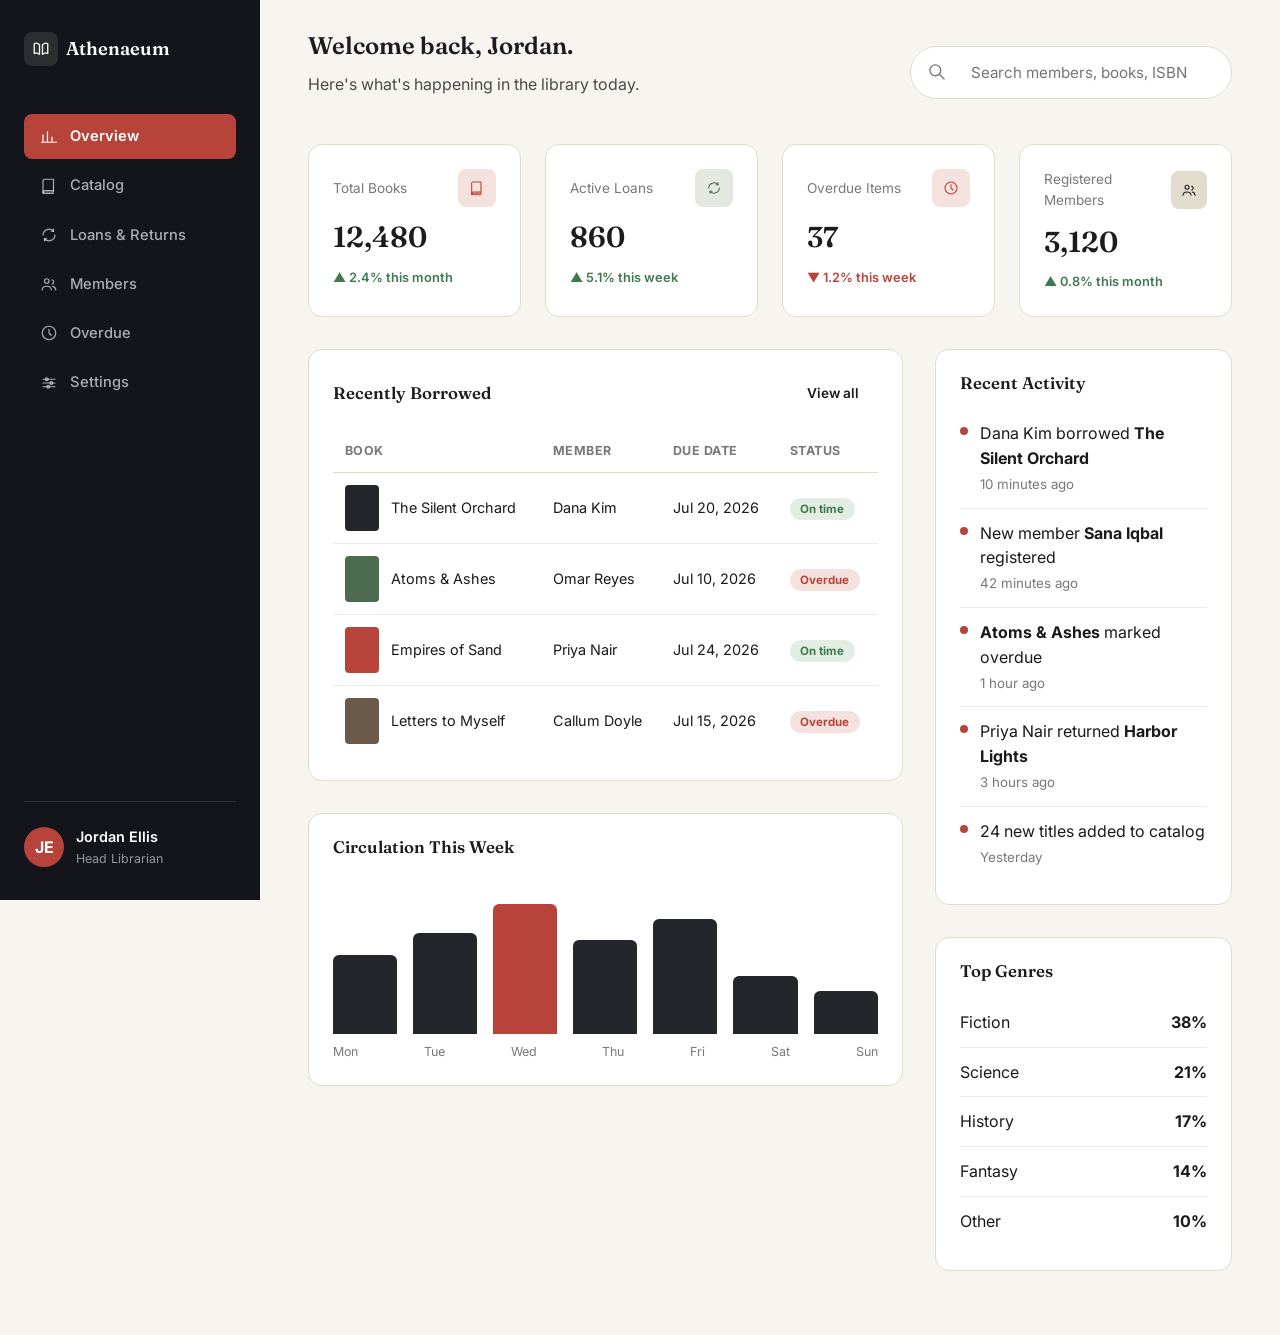
<file: dashboard.html>
<!DOCTYPE html>
<html lang="en">
<head>
<meta charset="UTF-8" />
<meta name="viewport" content="width=device-width, initial-scale=1.0" />
<title>Dashboard · Athenaeum</title>
<link rel="preconnect" href="https://fonts.googleapis.com">
<link href="https://fonts.googleapis.com/css2?family=Fraunces:wght@500;600&family=Inter:wght@400;500;600;700&display=swap" rel="stylesheet">
<link rel="stylesheet" href="assets/css/styles.css" />
</head>
<body>

<div class="app-shell">
  <aside class="sidebar">
    <a href="index.html" class="brand">
      <span class="brand-mark">
        <svg class="icon" viewBox="0 0 24 24"><path d="M3 5c1.5-1 3.5-1 5 0 1.5 1 2 1 2 1v13s-.5 0-2-1c-1.5-1-3.5-1-5 0V5Z"/><path d="M21 5c-1.5-1-3.5-1-5 0-1.5 1-2 1-2 1v13s.5 0 2-1c1.5-1 3.5-1 5 0V5Z"/></svg>
      </span>
      Athenaeum
    </a>
    <nav class="side-nav">
      <a href="dashboard.html" class="active">
        <svg class="icon" viewBox="0 0 24 24"><path d="M4 19V9M10 19V5M16 19v-7M22 19H2"/></svg>
        Overview
      </a>
      <a href="catalog.html">
        <svg class="icon" viewBox="0 0 24 24"><path d="M4 19.5V5a2 2 0 0 1 2-2h12v17H6a2 2 0 0 0-2 2Z"/><path d="M18 22H6a2 2 0 0 1 0-4h12"/></svg>
        Catalog
      </a>
      <a href="#">
        <svg class="icon" viewBox="0 0 24 24"><path d="M4 12a8 8 0 0 1 14-5"/><path d="M20 12a8 8 0 0 1-14 5"/><path d="M18 4v3h-3M6 20v-3h3"/></svg>
        Loans &amp; Returns
      </a>
      <a href="#">
        <svg class="icon" viewBox="0 0 24 24"><circle cx="9" cy="8" r="3"/><path d="M3 20c0-3 2.5-5 6-5s6 2 6 5"/><path d="M16 6.5a3 3 0 0 1 0 5.8M21 20c0-2.5-1.8-4.3-4-4.9"/></svg>
        Members
      </a>
      <a href="#">
        <svg class="icon" viewBox="0 0 24 24"><circle cx="12" cy="12" r="9"/><path d="M12 7v5l3 3"/></svg>
        Overdue
      </a>
      <a href="#">
        <svg class="icon" viewBox="0 0 24 24"><line x1="4" y1="7" x2="20" y2="7"/><circle cx="9" cy="7" r="1.8"/><line x1="4" y1="12" x2="20" y2="12"/><circle cx="15" cy="12" r="1.8"/><line x1="4" y1="17" x2="20" y2="17"/><circle cx="11" cy="17" r="1.8"/></svg>
        Settings
      </a>
    </nav>
    <div class="sidebar-foot">
      <div class="avatar">JE</div>
      <div>
        <div style="font-weight:600; font-size:.9rem; color:#fff;">Jordan Ellis</div>
        <div style="font-size:.78rem; color:rgba(255,255,255,.55);">Head Librarian</div>
      </div>
    </div>
  </aside>

  <main class="main-area">
    <div class="topbar">
      <div>
        <h2 class="mt-0">Welcome back, Jordan.</h2>
        <p class="mt-0">Here's what's happening in the library today.</p>
      </div>
      <div class="search-bar">
        <svg class="icon" viewBox="0 0 24 24"><circle cx="10" cy="10" r="6.5"/><line x1="15" y1="15" x2="20.5" y2="20.5"/></svg>
        <input type="text" placeholder="Search members, books, ISBN" />
      </div>
    </div>

    <div class="stat-cards stagger">
      <div class="stat-card">
        <div class="top-row"><span style="color:var(--color-ink-500); font-size:.85rem;">Total Books</span><div class="icon-badge" style="background:var(--color-amber-100); color:var(--color-amber-500);"><svg class="icon icon-sm" viewBox="0 0 24 24"><path d="M4 19.5V5a2 2 0 0 1 2-2h12v17H6a2 2 0 0 0-2 2Z"/><path d="M18 22H6a2 2 0 0 1 0-4h12"/></svg></div></div>
        <strong>12,480</strong>
        <span class="trend-up">▲ 2.4% this month</span>
      </div>
      <div class="stat-card">
        <div class="top-row"><span style="color:var(--color-ink-500); font-size:.85rem;">Active Loans</span><div class="icon-badge" style="background:var(--color-teal-100); color:var(--color-teal-500);"><svg class="icon icon-sm" viewBox="0 0 24 24"><path d="M4 12a8 8 0 0 1 14-5"/><path d="M20 12a8 8 0 0 1-14 5"/><path d="M18 4v3h-3M6 20v-3h3"/></svg></div></div>
        <strong>860</strong>
        <span class="trend-up">▲ 5.1% this week</span>
      </div>
      <div class="stat-card">
        <div class="top-row"><span style="color:var(--color-ink-500); font-size:.85rem;">Overdue Items</span><div class="icon-badge" style="background:#f4e2df; color:var(--color-danger);"><svg class="icon icon-sm" viewBox="0 0 24 24"><circle cx="12" cy="12" r="9"/><path d="M12 7v5l3 3"/></svg></div></div>
        <strong>37</strong>
        <span class="trend-down">▼ 1.2% this week</span>
      </div>
      <div class="stat-card">
        <div class="top-row"><span style="color:var(--color-ink-500); font-size:.85rem;">Registered Members</span><div class="icon-badge" style="background:var(--color-cream-200); color:var(--color-navy-900);"><svg class="icon icon-sm" viewBox="0 0 24 24"><circle cx="9" cy="8" r="3"/><path d="M3 20c0-3 2.5-5 6-5s6 2 6 5"/><path d="M16 6.5a3 3 0 0 1 0 5.8M21 20c0-2.5-1.8-4.3-4-4.9"/></svg></div></div>
        <strong>3,120</strong>
        <span class="trend-up">▲ 0.8% this month</span>
      </div>
    </div>

    <div class="dash-grid">
      <div>
        <div class="panel">
          <div class="panel-head">
            <h3>Recently Borrowed</h3>
            <a href="#" class="btn btn-ghost btn-sm">View all</a>
          </div>
          <table>
            <thead>
              <tr><th>Book</th><th>Member</th><th>Due Date</th><th>Status</th></tr>
            </thead>
            <tbody>
              <tr>
                <td><div class="book-row"><div class="mini-cover cover-1"></div>The Silent Orchard</div></td>
                <td>Dana Kim</td><td>Jul 20, 2026</td>
                <td><span class="status-pill status-available">On time</span></td>
              </tr>
              <tr>
                <td><div class="book-row"><div class="mini-cover cover-2"></div>Atoms &amp; Ashes</div></td>
                <td>Omar Reyes</td><td>Jul 10, 2026</td>
                <td><span class="status-pill status-borrowed">Overdue</span></td>
              </tr>
              <tr>
                <td><div class="book-row"><div class="mini-cover cover-3"></div>Empires of Sand</div></td>
                <td>Priya Nair</td><td>Jul 24, 2026</td>
                <td><span class="status-pill status-available">On time</span></td>
              </tr>
              <tr>
                <td><div class="book-row"><div class="mini-cover cover-5"></div>Letters to Myself</div></td>
                <td>Callum Doyle</td><td>Jul 15, 2026</td>
                <td><span class="status-pill status-borrowed">Overdue</span></td>
              </tr>
            </tbody>
          </table>
        </div>

        <div class="panel">
          <div class="panel-head"><h3>Circulation This Week</h3></div>
          <div style="display:flex; align-items:flex-end; gap:1rem; height:160px; padding-top: 1rem;">
            <div style="flex:1; background:var(--color-navy-800); border-radius:6px 6px 0 0; height:55%;"></div>
            <div style="flex:1; background:var(--color-navy-800); border-radius:6px 6px 0 0; height:70%;"></div>
            <div style="flex:1; background:var(--color-amber-500); border-radius:6px 6px 0 0; height:90%;"></div>
            <div style="flex:1; background:var(--color-navy-800); border-radius:6px 6px 0 0; height:65%;"></div>
            <div style="flex:1; background:var(--color-navy-800); border-radius:6px 6px 0 0; height:80%;"></div>
            <div style="flex:1; background:var(--color-navy-800); border-radius:6px 6px 0 0; height:40%;"></div>
            <div style="flex:1; background:var(--color-navy-800); border-radius:6px 6px 0 0; height:30%;"></div>
          </div>
          <div style="display:flex; justify-content:space-between; font-size:.78rem; color:var(--color-ink-500); margin-top:.5rem;">
            <span>Mon</span><span>Tue</span><span>Wed</span><span>Thu</span><span>Fri</span><span>Sat</span><span>Sun</span>
          </div>
        </div>
      </div>

      <div>
        <div class="panel">
          <div class="panel-head"><h3>Recent Activity</h3></div>
          <div class="activity-item"><div class="activity-dot"></div><div>Dana Kim borrowed <strong>The Silent Orchard</strong><br><small>10 minutes ago</small></div></div>
          <div class="activity-item"><div class="activity-dot"></div><div>New member <strong>Sana Iqbal</strong> registered<br><small>42 minutes ago</small></div></div>
          <div class="activity-item"><div class="activity-dot"></div><div><strong>Atoms &amp; Ashes</strong> marked overdue<br><small>1 hour ago</small></div></div>
          <div class="activity-item"><div class="activity-dot"></div><div>Priya Nair returned <strong>Harbor Lights</strong><br><small>3 hours ago</small></div></div>
          <div class="activity-item"><div class="activity-dot"></div><div>24 new titles added to catalog<br><small>Yesterday</small></div></div>
        </div>

        <div class="panel">
          <div class="panel-head"><h3>Top Genres</h3></div>
          <div class="activity-item"><span>Fiction</span><strong style="margin-left:auto;">38%</strong></div>
          <div class="activity-item"><span>Science</span><strong style="margin-left:auto;">21%</strong></div>
          <div class="activity-item"><span>History</span><strong style="margin-left:auto;">17%</strong></div>
          <div class="activity-item"><span>Fantasy</span><strong style="margin-left:auto;">14%</strong></div>
          <div class="activity-item"><span>Other</span><strong style="margin-left:auto;">10%</strong></div>
        </div>
      </div>
    </div>
  </main>
</div>

<script src="assets/js/main.js"></script>
</body>
</html>
</file>
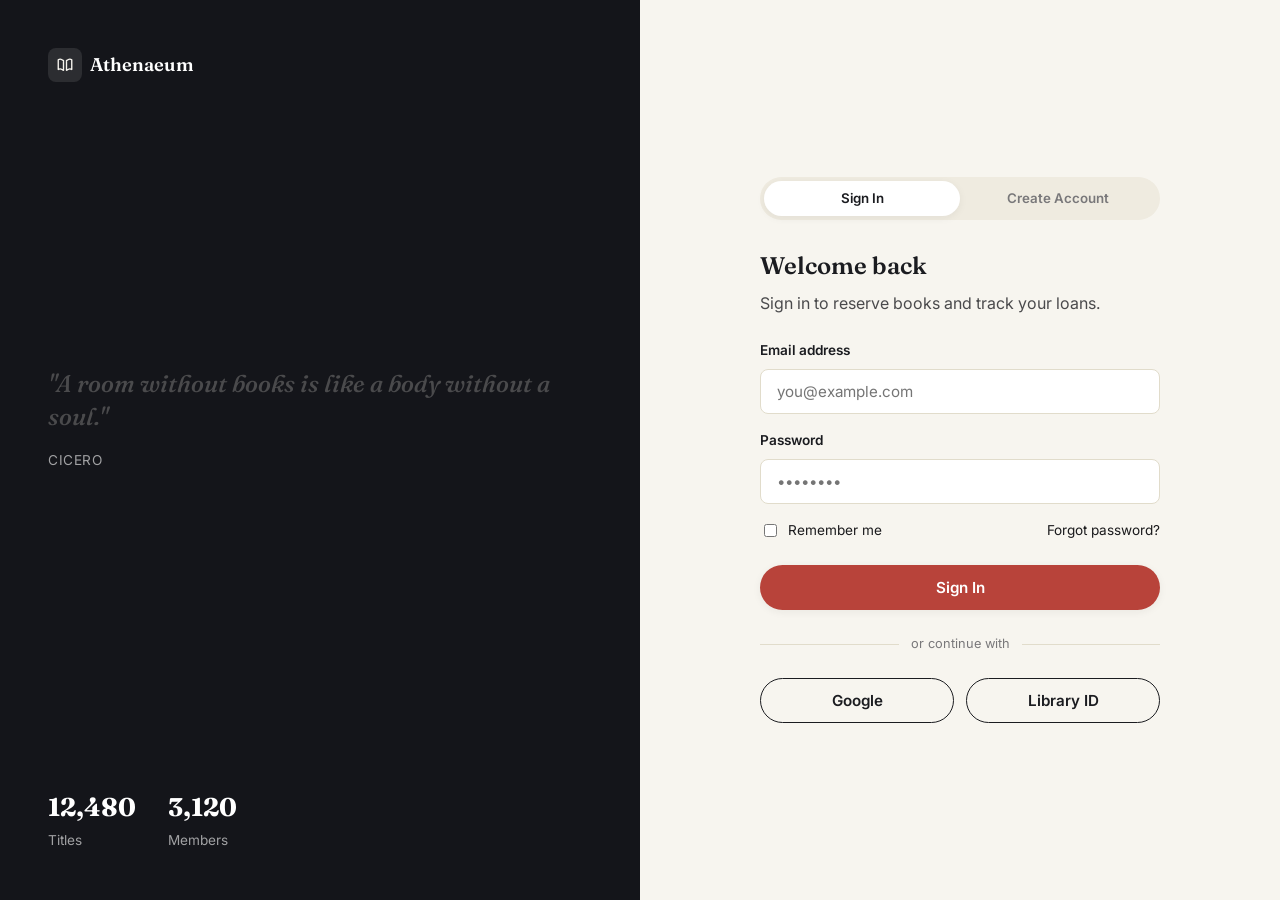
<file: login.html>
<!DOCTYPE html>
<html lang="en">
<head>
<meta charset="UTF-8" />
<meta name="viewport" content="width=device-width, initial-scale=1.0" />
<title>Sign In · Athenaeum</title>
<link rel="preconnect" href="https://fonts.googleapis.com">
<link href="https://fonts.googleapis.com/css2?family=Fraunces:ital,wght@0,500;0,600;1,500&family=Inter:wght@400;500;600;700&display=swap" rel="stylesheet">
<link rel="stylesheet" href="assets/css/styles.css" />
</head>
<body>

<div class="auth-shell">
  <div class="auth-art">
    <a href="index.html" class="brand" style="color:#fff;">
      <span class="brand-mark" style="background: rgba(255,255,255,0.1);">
        <svg class="icon" viewBox="0 0 24 24"><path d="M3 5c1.5-1 3.5-1 5 0 1.5 1 2 1 2 1v13s-.5 0-2-1c-1.5-1-3.5-1-5 0V5Z"/><path d="M21 5c-1.5-1-3.5-1-5 0-1.5 1-2 1-2 1v13s.5 0 2-1c1.5-1 3.5-1 5 0V5Z"/></svg>
      </span>
      Athenaeum
    </a>
    <blockquote style="margin:0; border:none; padding:0;">
      <p class="auth-quote">"A room without books is like a body without a soul."</p>
      <span class="auth-quote-author">Cicero</span>
    </blockquote>
    <div class="hero-stats">
      <div class="hero-stat"><strong style="color:#fff;">12,480</strong><span style="color:rgba(255,255,255,.6);">Titles</span></div>
      <div class="hero-stat"><strong style="color:#fff;">3,120</strong><span style="color:rgba(255,255,255,.6);">Members</span></div>
    </div>
  </div>

  <div class="auth-form-side">
    <div class="auth-card">
      <div class="auth-tabs" data-tabs>
        <button class="active" data-tab="signin">Sign In</button>
        <button data-tab="signup">Create Account</button>
      </div>

      <div data-tab-panel="signin">
        <h2>Welcome back</h2>
        <p style="margin-bottom: 1.5rem;">Sign in to reserve books and track your loans.</p>
        <form onsubmit="return false;">
          <div class="field">
            <label for="email">Email address</label>
            <input id="email" type="email" placeholder="you@example.com" />
          </div>
          <div class="field">
            <label for="password">Password</label>
            <input id="password" type="password" placeholder="••••••••" />
          </div>
          <div class="field-row">
            <label class="checkbox-row"><input type="checkbox" /> Remember me</label>
            <a href="#">Forgot password?</a>
          </div>
          <button class="btn btn-primary btn-block" type="submit">Sign In</button>
        </form>
        <div class="divider">or continue with</div>
        <div class="social-auth">
          <button class="btn btn-outline">Google</button>
          <button class="btn btn-outline">Library ID</button>
        </div>
      </div>

      <div data-tab-panel="signup" class="hidden">
        <h2>Create your account</h2>
        <p style="margin-bottom: 1.5rem;">Join to start borrowing from the catalog today.</p>
        <form onsubmit="return false;">
          <div class="field">
            <label for="name">Full name</label>
            <input id="name" type="text" placeholder="Jordan Ellis" />
          </div>
          <div class="field">
            <label for="email2">Email address</label>
            <input id="email2" type="email" placeholder="you@example.com" />
          </div>
          <div class="field">
            <label for="password2">Password</label>
            <input id="password2" type="password" placeholder="••••••••" />
          </div>
          <button class="btn btn-primary btn-block" type="submit">Create Account</button>
        </form>
      </div>
    </div>
  </div>
</div>

<script src="assets/js/main.js"></script>
</body>
</html>
</file>
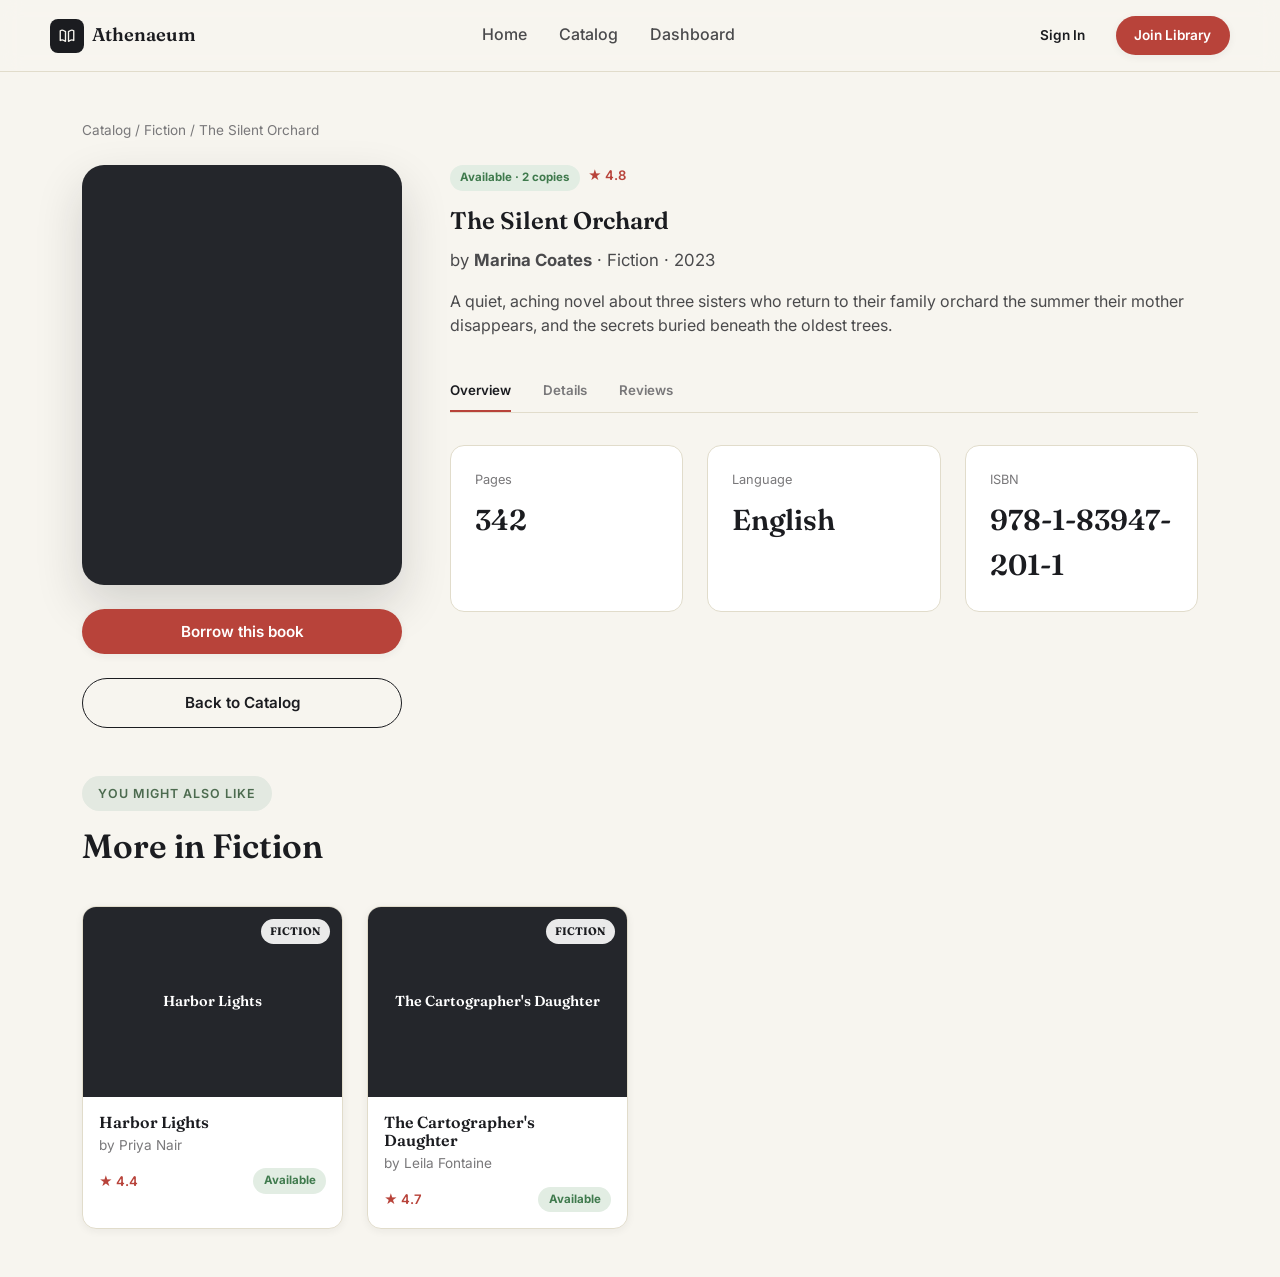
<file: docs/book-detail.html>
<!DOCTYPE html>
<html lang="en">
<head>
<meta charset="UTF-8" />
<meta name="viewport" content="width=device-width, initial-scale=1.0" />
<title>The Silent Orchard · Athenaeum</title>
<link rel="preconnect" href="https://fonts.googleapis.com">
<link href="https://fonts.googleapis.com/css2?family=Fraunces:wght@500;600&family=Inter:wght@400;500;600;700&display=swap" rel="stylesheet">
<link rel="stylesheet" href="assets/css/styles.css" />
</head>
<body data-page="detail">

<header class="navbar">
  <div class="container navbar-inner">
    <a href="index.html" class="brand">
      <span class="brand-mark">
        <svg class="icon" viewBox="0 0 24 24"><path d="M3 5c1.5-1 3.5-1 5 0 1.5 1 2 1 2 1v13s-.5 0-2-1c-1.5-1-3.5-1-5 0V5Z"/><path d="M21 5c-1.5-1-3.5-1-5 0-1.5 1-2 1-2 1v13s.5 0 2-1c1.5-1 3.5-1 5 0V5Z"/></svg>
      </span>
      Athenaeum
    </a>
    <nav class="nav-links">
      <a href="index.html">Home</a>
      <a href="catalog.html">Catalog</a>
      <a href="dashboard.html">Dashboard</a>
    </nav>
    <div class="nav-actions" data-account>
      <a href="login.html" class="btn btn-ghost btn-sm">Sign In</a>
      <a href="login.html" class="btn btn-primary btn-sm">Join Library</a>
    </div>
  </div>
</header>

<section class="section">
  <div class="container">
    <p style="font-size: 0.85rem; color: var(--color-ink-500); margin-bottom: 1.5rem;">
      <a href="catalog.html">Catalog</a> / <a href="catalog.html" id="crumb-genre">Fiction</a> / <span id="crumb-title">The Silent Orchard</span>
    </p>

    <div class="detail-grid">
      <div>
        <div class="detail-cover cover-1" id="detail-cover"></div>
        <div class="detail-actions">
          <button class="btn btn-primary btn-block" id="borrow-btn">Borrow this book</button>
        </div>
        <div class="detail-actions">
          <a class="btn btn-outline btn-block" href="catalog.html">Back to Catalog</a>
        </div>
      </div>

      <div>
        <div class="badge-row">
          <span class="status-pill status-available" id="detail-availability">Available</span>
          <span class="rating" id="detail-rating">★ 4.8</span>
        </div>
        <h1 id="detail-title">The Silent Orchard</h1>
        <p style="font-size: 1.05rem;">by <strong id="detail-author">Marina Coates</strong> · <span id="detail-genre-year">Fiction · 2023</span></p>
        <p id="detail-desc">A quiet, aching novel about three sisters.</p>

        <div class="tab-row" data-tabs>
          <button class="active" data-tab="overview">Overview</button>
          <button data-tab="details">Details</button>
          <button data-tab="reviews">Reviews</button>
        </div>

        <div data-tab-panel="overview">
          <div class="stat-cards" style="grid-template-columns: repeat(3,1fr); margin-top: 1.5rem;">
            <div class="stat-card"><span class="top-row"><span style="color:var(--color-ink-500);font-size:.8rem;">Pages</span></span><strong id="stat-pages">342</strong></div>
            <div class="stat-card"><span class="top-row"><span style="color:var(--color-ink-500);font-size:.8rem;">Language</span></span><strong>English</strong></div>
            <div class="stat-card"><span class="top-row"><span style="color:var(--color-ink-500);font-size:.8rem;">ISBN</span></span><strong id="stat-isbn">978-1-2345</strong></div>
          </div>
        </div>

        <div data-tab-panel="details" class="hidden">
          <table>
            <tr><td>Publisher</td><td>Harrow &amp; Finch Press</td></tr>
            <tr><td>ISBN</td><td id="details-isbn">978-1-2345</td></tr>
            <tr><td>Format</td><td>Hardcover</td></tr>
            <tr><td>Shelf Location</td><td id="details-shelf">Fiction, Aisle 4, Shelf B</td></tr>
          </table>
        </div>

        <div data-tab-panel="reviews" class="hidden">
          <div class="activity-item">
            <div class="activity-dot"></div>
            <div style="flex:1;">
              <div style="display:flex; justify-content:space-between;"><strong>Dana K.</strong><span class="rating">★★★★★</span></div>
              <p style="margin:0;">"Couldn't put it down. The ending gutted me."</p>
            </div>
          </div>
          <div class="activity-item">
            <div class="activity-dot"></div>
            <div style="flex:1;">
              <div style="display:flex; justify-content:space-between;"><strong>Omar R.</strong><span class="rating">★★★★☆</span></div>
              <p style="margin:0;">"Beautiful prose, slightly slow middle third."</p>
            </div>
          </div>
        </div>
      </div>
    </div>

    <div class="section-head" style="margin-top: 3rem;">
      <div><span class="eyebrow">You might also like</span><h2 id="related-genre">More in Fiction</h2></div>
    </div>
    <div class="book-grid stagger" id="related-grid">
    </div>
  </div>
</section>

<script src="assets/js/main.js"></script>
<script src="assets/js/db.js"></script>
<script src="assets/js/auth.js"></script>
<script src="assets/js/app.js"></script>
</body>
</html>
</file>
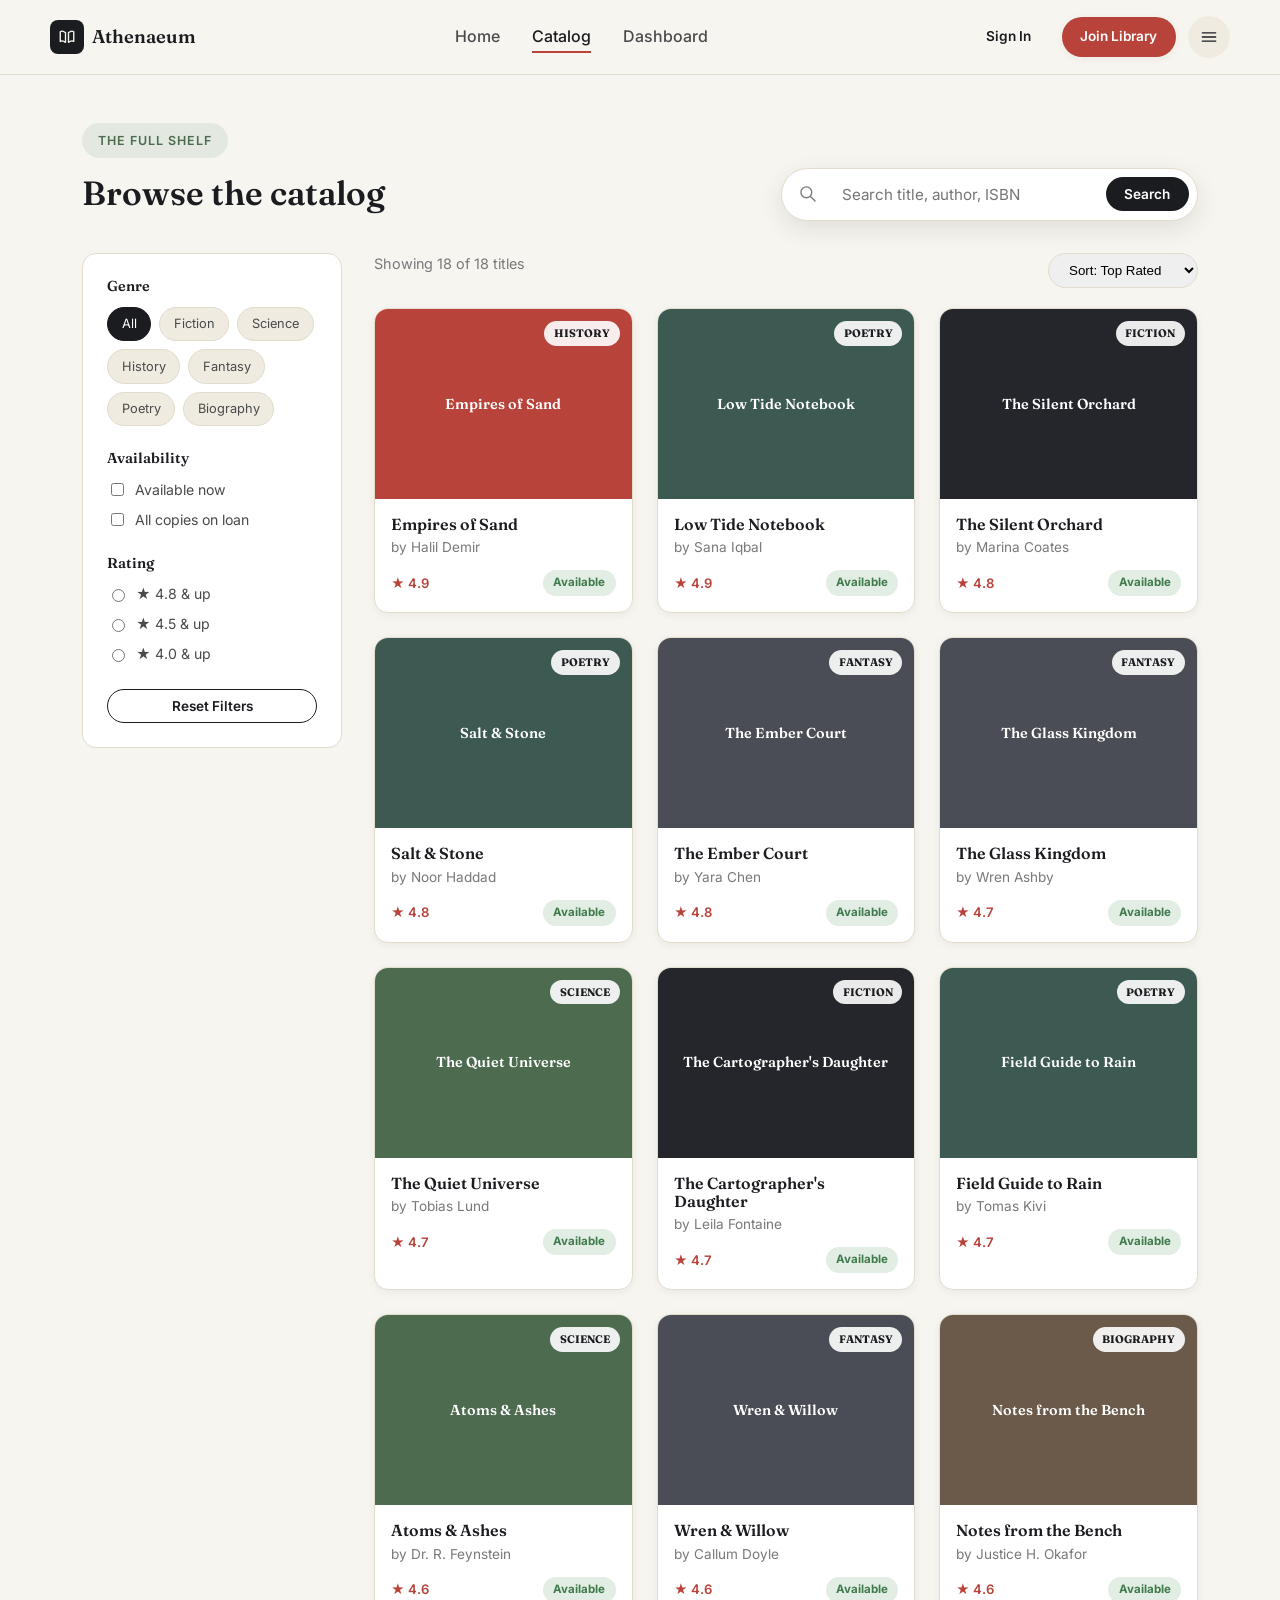
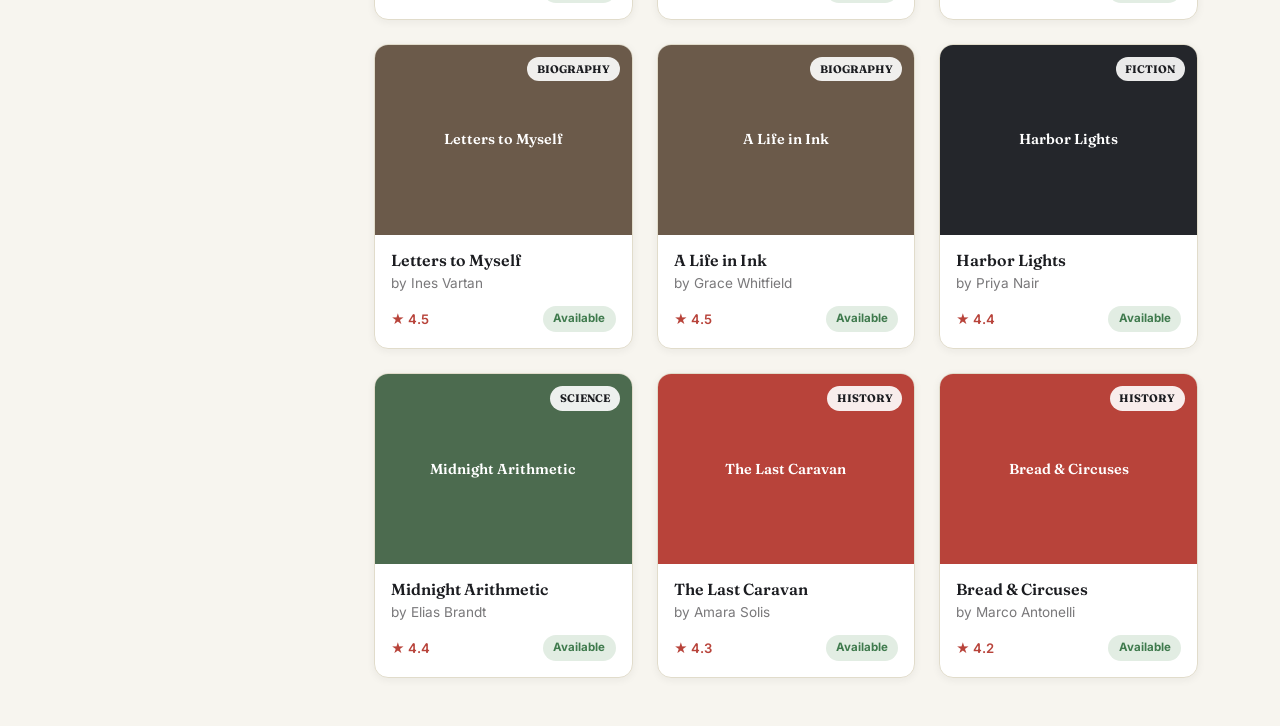
<file: docs/catalog.html>
<!DOCTYPE html>
<html lang="en">
<head>
<meta charset="UTF-8" />
<meta name="viewport" content="width=device-width, initial-scale=1.0" />
<title>Catalog · Athenaeum</title>
<link rel="preconnect" href="https://fonts.googleapis.com">
<link href="https://fonts.googleapis.com/css2?family=Fraunces:wght@500;600&family=Inter:wght@400;500;600;700&display=swap" rel="stylesheet">
<link rel="stylesheet" href="assets/css/styles.css" />
</head>
<body data-page="catalog">

<header class="navbar">
  <div class="container navbar-inner">
    <a href="index.html" class="brand">
      <span class="brand-mark">
        <svg class="icon" viewBox="0 0 24 24"><path d="M3 5c1.5-1 3.5-1 5 0 1.5 1 2 1 2 1v13s-.5 0-2-1c-1.5-1-3.5-1-5 0V5Z"/><path d="M21 5c-1.5-1-3.5-1-5 0-1.5 1-2 1-2 1v13s.5 0 2-1c1.5-1 3.5-1 5 0V5Z"/></svg>
      </span>
      Athenaeum
    </a>
    <nav class="nav-links">
      <a href="index.html">Home</a>
      <a href="catalog.html" class="active">Catalog</a>
      <a href="dashboard.html">Dashboard</a>
    </nav>
    <div class="nav-actions" data-account>
      <a href="login.html" class="btn btn-ghost btn-sm">Sign In</a>
      <a href="login.html" class="btn btn-primary btn-sm">Join Library</a>
      <button class="btn btn-icon" data-nav-toggle aria-label="Menu">
        <svg class="icon" viewBox="0 0 24 24"><line x1="4" y1="7" x2="20" y2="7"/><line x1="4" y1="12" x2="20" y2="12"/><line x1="4" y1="17" x2="20" y2="17"/></svg>
      </button>
    </div>
  </div>
</header>

<section class="section">
  <div class="container">
    <div class="section-head">
      <div>
        <span class="eyebrow">The full shelf</span>
        <h2>Browse the catalog</h2>
      </div>
      <form class="search-bar" style="margin-top:0;" id="catalog-search-form">
        <svg class="icon" viewBox="0 0 24 24"><circle cx="10" cy="10" r="6.5"/><line x1="15" y1="15" x2="20.5" y2="20.5"/></svg>
        <input type="text" placeholder="Search title, author, ISBN" id="catalog-search" />
        <button class="btn btn-dark btn-sm" type="submit">Search</button>
      </form>
    </div>

    <div class="catalog-layout">
      <aside class="filter-panel">
        <div class="filter-group">
          <h4>Genre</h4>
          <div class="chip-row">
            <span class="chip active" data-genre="All">All</span>
            <span class="chip" data-genre="Fiction">Fiction</span>
            <span class="chip" data-genre="Science">Science</span>
            <span class="chip" data-genre="History">History</span>
            <span class="chip" data-genre="Fantasy">Fantasy</span>
            <span class="chip" data-genre="Poetry">Poetry</span>
            <span class="chip" data-genre="Biography">Biography</span>
          </div>
        </div>
        <div class="filter-group">
          <h4>Availability</h4>
          <label><input type="checkbox" name="availability" value="available" /> Available now</label>
          <label><input type="checkbox" name="availability" value="borrowed" /> All copies on loan</label>
        </div>
        <div class="filter-group">
          <h4>Rating</h4>
          <label><input type="radio" name="rating" value="4.8" /> ★ 4.8 &amp; up</label>
          <label><input type="radio" name="rating" value="4.5" /> ★ 4.5 &amp; up</label>
          <label><input type="radio" name="rating" value="4.0" /> ★ 4.0 &amp; up</label>
        </div>
        <button class="btn btn-outline btn-block btn-sm" id="reset-filters">Reset Filters</button>
      </aside>

      <div>
        <div class="section-tools" style="margin-bottom: 1.25rem; justify-content: space-between; display:flex;">
          <span style="color: var(--color-ink-500); font-size: 0.9rem;" id="result-count">Loading catalog</span>
          <select style="border:1px solid var(--color-cream-200); border-radius: var(--radius-pill); padding: 0.5rem 1rem;" id="sort-select">
            <option value="popular">Sort: Top Rated</option>
            <option value="newest">Sort: Newest</option>
            <option value="title">Sort: Title A to Z</option>
          </select>
        </div>

        <div class="book-grid stagger" id="catalog-grid">
        </div>
      </div>
    </div>
  </div>
</section>

<script src="assets/js/main.js"></script>
<script src="assets/js/db.js"></script>
<script src="assets/js/auth.js"></script>
<script src="assets/js/app.js"></script>
</body>
</html>
</file>
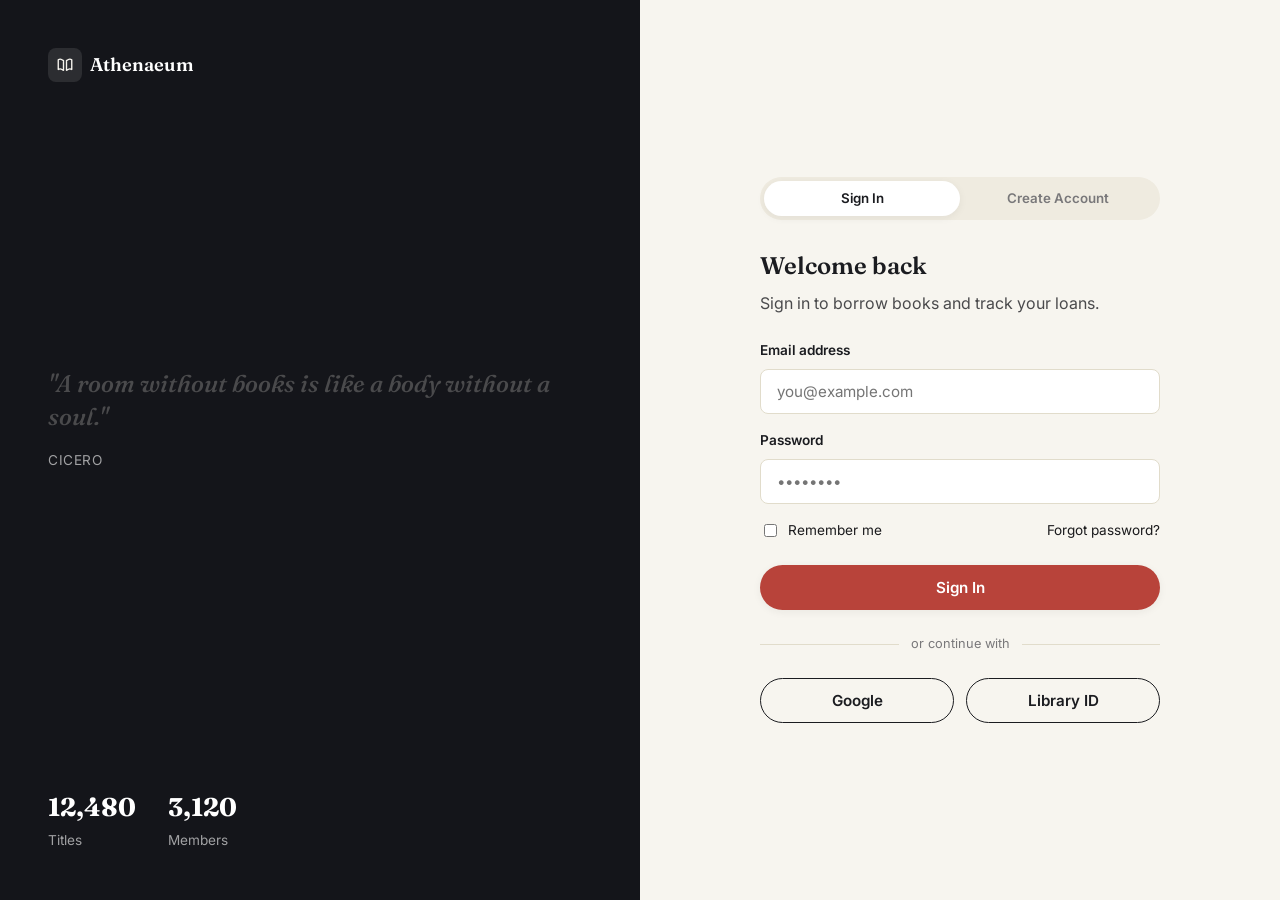
<file: docs/dashboard.html>
<!DOCTYPE html>
<html lang="en">
<head>
<meta charset="UTF-8" />
<meta name="viewport" content="width=device-width, initial-scale=1.0" />
<title>Dashboard · Athenaeum</title>
<link rel="preconnect" href="https://fonts.googleapis.com">
<link href="https://fonts.googleapis.com/css2?family=Fraunces:wght@500;600&family=Inter:wght@400;500;600;700&display=swap" rel="stylesheet">
<link rel="stylesheet" href="assets/css/styles.css" />
</head>
<body data-page="dashboard">

<div class="app-shell">
  <aside class="sidebar">
    <a href="index.html" class="brand">
      <span class="brand-mark">
        <svg class="icon" viewBox="0 0 24 24"><path d="M3 5c1.5-1 3.5-1 5 0 1.5 1 2 1 2 1v13s-.5 0-2-1c-1.5-1-3.5-1-5 0V5Z"/><path d="M21 5c-1.5-1-3.5-1-5 0-1.5 1-2 1-2 1v13s.5 0 2-1c1.5-1 3.5-1 5 0V5Z"/></svg>
      </span>
      Athenaeum
    </a>
    <nav class="side-nav">
      <a href="dashboard.html" class="active">
        <svg class="icon" viewBox="0 0 24 24"><path d="M4 19V9M10 19V5M16 19v-7M22 19H2"/></svg>
        Overview
      </a>
      <a href="catalog.html">
        <svg class="icon" viewBox="0 0 24 24"><path d="M4 19.5V5a2 2 0 0 1 2-2h12v17H6a2 2 0 0 0-2 2Z"/><path d="M18 22H6a2 2 0 0 1 0-4h12"/></svg>
        Catalog
      </a>
      <a href="#">
        <svg class="icon" viewBox="0 0 24 24"><path d="M4 12a8 8 0 0 1 14-5"/><path d="M20 12a8 8 0 0 1-14 5"/><path d="M18 4v3h-3M6 20v-3h3"/></svg>
        Loans &amp; Returns
      </a>
      <a href="#">
        <svg class="icon" viewBox="0 0 24 24"><circle cx="9" cy="8" r="3"/><path d="M3 20c0-3 2.5-5 6-5s6 2 6 5"/><path d="M16 6.5a3 3 0 0 1 0 5.8M21 20c0-2.5-1.8-4.3-4-4.9"/></svg>
        Members
      </a>
      <a href="#">
        <svg class="icon" viewBox="0 0 24 24"><circle cx="12" cy="12" r="9"/><path d="M12 7v5l3 3"/></svg>
        Overdue
      </a>
      <a href="#" id="sign-out">
        <svg class="icon" viewBox="0 0 24 24"><path d="M9 21H5a2 2 0 0 1-2-2V5a2 2 0 0 1 2-2h4"/><polyline points="16 17 21 12 16 7"/><line x1="21" y1="12" x2="9" y2="12"/></svg>
        Sign Out
      </a>
    </nav>
    <div class="sidebar-foot">
      <div class="avatar" id="sidebar-avatar">JE</div>
      <div>
        <div style="font-weight:600; font-size:.9rem; color:#fff;" id="sidebar-name">Member</div>
        <div style="font-size:.78rem; color:rgba(255,255,255,.55);">Member</div>
      </div>
    </div>
  </aside>

  <main class="main-area">
    <div class="topbar">
      <div>
        <h2 class="mt-0" id="welcome-name">Welcome back.</h2>
        <p class="mt-0">Here's what's happening in the library today.</p>
      </div>
      <div class="search-bar">
        <svg class="icon" viewBox="0 0 24 24"><circle cx="10" cy="10" r="6.5"/><line x1="15" y1="15" x2="20.5" y2="20.5"/></svg>
        <input type="text" placeholder="Search members, books, ISBN" />
      </div>
    </div>

    <div class="stat-cards stagger">
      <div class="stat-card">
        <div class="top-row"><span style="color:var(--color-ink-500); font-size:.85rem;">Total Books</span><div class="icon-badge" style="background:var(--color-amber-100); color:var(--color-amber-500);"><svg class="icon icon-sm" viewBox="0 0 24 24"><path d="M4 19.5V5a2 2 0 0 1 2-2h12v17H6a2 2 0 0 0-2 2Z"/><path d="M18 22H6a2 2 0 0 1 0-4h12"/></svg></div></div>
        <strong data-stat="copies">46</strong>
        <span class="trend-up">Copies across all titles</span>
      </div>
      <div class="stat-card">
        <div class="top-row"><span style="color:var(--color-ink-500); font-size:.85rem;">Active Loans</span><div class="icon-badge" style="background:var(--color-teal-100); color:var(--color-teal-500);"><svg class="icon icon-sm" viewBox="0 0 24 24"><path d="M4 12a8 8 0 0 1 14-5"/><path d="M20 12a8 8 0 0 1-14 5"/><path d="M18 4v3h-3M6 20v-3h3"/></svg></div></div>
        <strong data-stat="activeLoans">4</strong>
        <span class="trend-up">Currently checked out</span>
      </div>
      <div class="stat-card">
        <div class="top-row"><span style="color:var(--color-ink-500); font-size:.85rem;">Overdue Items</span><div class="icon-badge" style="background:#f4e2df; color:var(--color-danger);"><svg class="icon icon-sm" viewBox="0 0 24 24"><circle cx="12" cy="12" r="9"/><path d="M12 7v5l3 3"/></svg></div></div>
        <strong data-stat="overdue">2</strong>
        <span class="trend-down">Past their due date</span>
      </div>
      <div class="stat-card">
        <div class="top-row"><span style="color:var(--color-ink-500); font-size:.85rem;">Registered Members</span><div class="icon-badge" style="background:var(--color-cream-200); color:var(--color-navy-900);"><svg class="icon icon-sm" viewBox="0 0 24 24"><circle cx="9" cy="8" r="3"/><path d="M3 20c0-3 2.5-5 6-5s6 2 6 5"/><path d="M16 6.5a3 3 0 0 1 0 5.8M21 20c0-2.5-1.8-4.3-4-4.9"/></svg></div></div>
        <strong data-stat="members">4</strong>
        <span class="trend-up">Registered accounts</span>
      </div>
    </div>

    <div class="dash-grid">
      <div>
        <div class="panel">
          <div class="panel-head">
            <h3>My Books</h3>
            <a href="catalog.html" class="btn btn-ghost btn-sm">Borrow more</a>
          </div>
          <div id="my-books"></div>
        </div>

        <div class="panel">
          <div class="panel-head">
            <h3>Recently Borrowed</h3>
          </div>
          <table>
            <thead>
              <tr><th>Book</th><th>Member</th><th>Due Date</th><th>Status</th></tr>
            </thead>
            <tbody id="loans-tbody">
            </tbody>
          </table>
        </div>

        <div class="panel">
          <div class="panel-head"><h3>Circulation This Week</h3></div>
          <div style="display:flex; align-items:flex-end; gap:1rem; height:160px; padding-top: 1rem;">
            <div style="flex:1; background:var(--color-navy-800); border-radius:6px 6px 0 0; height:55%;"></div>
            <div style="flex:1; background:var(--color-navy-800); border-radius:6px 6px 0 0; height:70%;"></div>
            <div style="flex:1; background:var(--color-amber-500); border-radius:6px 6px 0 0; height:90%;"></div>
            <div style="flex:1; background:var(--color-navy-800); border-radius:6px 6px 0 0; height:65%;"></div>
            <div style="flex:1; background:var(--color-navy-800); border-radius:6px 6px 0 0; height:80%;"></div>
            <div style="flex:1; background:var(--color-navy-800); border-radius:6px 6px 0 0; height:40%;"></div>
            <div style="flex:1; background:var(--color-navy-800); border-radius:6px 6px 0 0; height:30%;"></div>
          </div>
          <div style="display:flex; justify-content:space-between; font-size:.78rem; color:var(--color-ink-500); margin-top:.5rem;">
            <span>Mon</span><span>Tue</span><span>Wed</span><span>Thu</span><span>Fri</span><span>Sat</span><span>Sun</span>
          </div>
        </div>
      </div>

      <div>
        <div class="panel">
          <div class="panel-head"><h3>Recent Activity</h3></div>
          <div id="activity-feed"></div>
        </div>

        <div class="panel">
          <div class="panel-head"><h3>Top Genres</h3></div>
          <div id="top-genres"></div>
        </div>
      </div>
    </div>
  </main>
</div>

<script src="assets/js/main.js"></script>
<script src="assets/js/db.js"></script>
<script src="assets/js/auth.js"></script>
<script src="assets/js/app.js"></script>
</body>
</html>
</file>
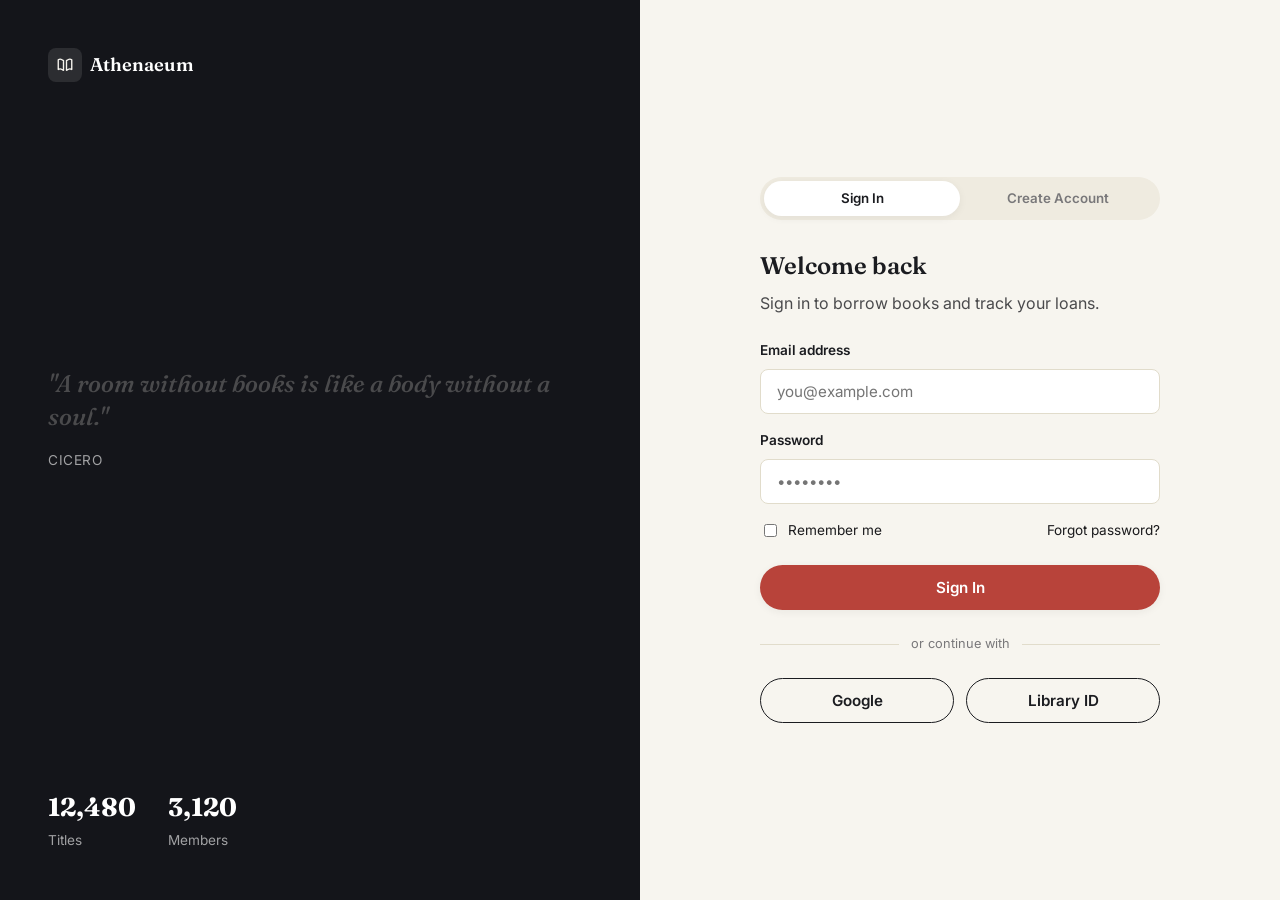
<file: docs/login.html>
<!DOCTYPE html>
<html lang="en">
<head>
<meta charset="UTF-8" />
<meta name="viewport" content="width=device-width, initial-scale=1.0" />
<title>Sign In · Athenaeum</title>
<link rel="preconnect" href="https://fonts.googleapis.com">
<link href="https://fonts.googleapis.com/css2?family=Fraunces:ital,wght@0,500;0,600;1,500&family=Inter:wght@400;500;600;700&display=swap" rel="stylesheet">
<link rel="stylesheet" href="assets/css/styles.css" />
</head>
<body data-page="login">

<div class="auth-shell">
  <div class="auth-art">
    <a href="index.html" class="brand" style="color:#fff;">
      <span class="brand-mark" style="background: rgba(255,255,255,0.1);">
        <svg class="icon" viewBox="0 0 24 24"><path d="M3 5c1.5-1 3.5-1 5 0 1.5 1 2 1 2 1v13s-.5 0-2-1c-1.5-1-3.5-1-5 0V5Z"/><path d="M21 5c-1.5-1-3.5-1-5 0-1.5 1-2 1-2 1v13s.5 0 2-1c1.5-1 3.5-1 5 0V5Z"/></svg>
      </span>
      Athenaeum
    </a>
    <blockquote style="margin:0; border:none; padding:0;">
      <p class="auth-quote">"A room without books is like a body without a soul."</p>
      <span class="auth-quote-author">Cicero</span>
    </blockquote>
    <div class="hero-stats">
      <div class="hero-stat"><strong style="color:#fff;">12,480</strong><span style="color:rgba(255,255,255,.6);">Titles</span></div>
      <div class="hero-stat"><strong style="color:#fff;">3,120</strong><span style="color:rgba(255,255,255,.6);">Members</span></div>
    </div>
  </div>

  <div class="auth-form-side">
    <div class="auth-card">
      <div class="auth-tabs" data-tabs>
        <button class="active" data-tab="signin">Sign In</button>
        <button data-tab="signup">Create Account</button>
      </div>

      <div data-tab-panel="signin">
        <h2>Welcome back</h2>
        <p style="margin-bottom: 1.5rem;">Sign in to borrow books and track your loans.</p>
        <form id="signin-form">
          <div class="field">
            <label for="email">Email address</label>
            <input id="email" type="email" placeholder="you@example.com" />
          </div>
          <div class="field">
            <label for="password">Password</label>
            <input id="password" type="password" placeholder="••••••••" />
          </div>
          <div class="field-row">
            <label class="checkbox-row"><input type="checkbox" /> Remember me</label>
            <a href="#">Forgot password?</a>
          </div>
          <button class="btn btn-primary btn-block" type="submit">Sign In</button>
        </form>
        <div class="divider">or continue with</div>
        <div class="social-auth">
          <button class="btn btn-outline">Google</button>
          <button class="btn btn-outline">Library ID</button>
        </div>
      </div>

      <div data-tab-panel="signup" class="hidden">
        <h2>Create your account</h2>
        <p style="margin-bottom: 1.5rem;">Join to start borrowing from the catalog today.</p>
        <form id="signup-form">
          <div class="field">
            <label for="name">Full name</label>
            <input id="name" type="text" placeholder="Jordan Ellis" />
          </div>
          <div class="field">
            <label for="email2">Email address</label>
            <input id="email2" type="email" placeholder="you@example.com" />
          </div>
          <div class="field">
            <label for="password2">Password</label>
            <input id="password2" type="password" placeholder="••••••••" />
          </div>
          <button class="btn btn-primary btn-block" type="submit">Create Account</button>
        </form>
      </div>
    </div>
  </div>
</div>

<script src="assets/js/main.js"></script>
<script src="assets/js/db.js"></script>
<script src="assets/js/auth.js"></script>
<script src="assets/js/app.js"></script>
</body>
</html>
</file>
<file: assets/css/styles.css>
/* ==========================================================================
   Library Management System · Design System
   Palette: paper + ink + a single stamp-red accent, moss as a quiet second.
   Type: Fraunces (display, editorial) + Inter (UI/body).
   Motion: ease-out entrances, sub-300ms durations, transform/opacity only.
   ========================================================================== */

:root {
  /* Ink & paper */
  --color-navy-950: #14151a;   /* darkest ink, dark section bg */
  --color-navy-900: #1b1c20;
  --color-navy-800: #24262b;
  --color-navy-700: #34363d;
  --color-navy-600: #4a4d55;

  /* Single accent: stamp red (library due-date stamp) */
  --color-amber-500: #b8433a;
  --color-amber-400: #c96259;
  --color-amber-100: #f4e2df;

  /* Quiet second: moss (book-cloth green) */
  --color-teal-500: #4c6b4f;
  --color-teal-100: #e3e9e1;

  /* Paper */
  --color-cream-50: #f7f5ef;
  --color-cream-100: #efebe0;
  --color-cream-200: #e1dccb;

  --color-ink-900: #1a1a1c;
  --color-ink-700: #4a4a4c;
  --color-ink-500: #79787a;
  --color-ink-300: #b3b1ac;

  --color-white: #ffffff;
  --color-success: #3f7a4d;
  --color-danger: #b8433a;

  /* Typography */
  --font-heading: "Fraunces", "Iowan Old Style", "Georgia", serif;
  --font-body: "Inter", "Segoe UI", sans-serif;

  /* Spacing scale */
  --space-1: 0.25rem;
  --space-2: 0.5rem;
  --space-3: 0.75rem;
  --space-4: 1rem;
  --space-5: 1.5rem;
  --space-6: 2rem;
  --space-7: 3rem;
  --space-8: 4.5rem;

  /* Radii & shadows */
  --radius-sm: 8px;
  --radius-md: 14px;
  --radius-lg: 22px;
  --radius-pill: 999px;

  --shadow-sm: 0 2px 8px rgba(26, 26, 28, 0.06);
  --shadow-md: 0 8px 24px rgba(26, 26, 28, 0.10);
  --shadow-lg: 0 20px 48px rgba(26, 26, 28, 0.16);

  --container-width: 1180px;

  /* Motion tokens */
  --ease-out: cubic-bezier(0.23, 1, 0.32, 1);
  --ease-in-out: cubic-bezier(0.77, 0, 0.175, 1);
  --dur-fast: 140ms;
  --dur-base: 200ms;
  --dur-slow: 320ms;
}

/* ---------- Reset ---------- */
* , *::before, *::after { box-sizing: border-box; }
html { scroll-behavior: smooth; }
body {
  margin: 0;
  font-family: var(--font-body);
  color: var(--color-ink-900);
  background: var(--color-cream-50);
  line-height: 1.55;
  -webkit-font-smoothing: antialiased;
}
img { max-width: 100%; display: block; }
a { color: inherit; text-decoration: none; }
ul { list-style: none; margin: 0; padding: 0; }
button { font-family: inherit; cursor: pointer; }
h1, h2, h3, h4 {
  font-family: var(--font-heading);
  font-weight: 600;
  color: var(--color-navy-900);
  margin: 0 0 var(--space-3);
  line-height: 1.15;
}
p { margin: 0 0 var(--space-4); color: var(--color-ink-700); }

.container {
  width: 100%;
  max-width: var(--container-width);
  margin: 0 auto;
  padding: 0 var(--space-6);
}

.eyebrow {
  display: inline-flex;
  align-items: center;
  gap: var(--space-2);
  font-size: 0.78rem;
  font-weight: 600;
  letter-spacing: 0.08em;
  text-transform: uppercase;
  color: var(--color-teal-500);
  background: var(--color-teal-100);
  padding: var(--space-2) var(--space-4);
  border-radius: var(--radius-pill);
  margin-bottom: var(--space-4);
}

/* ---------- Icon system (single consistent stroke set) ---------- */
.icon {
  width: 20px;
  height: 20px;
  flex-shrink: 0;
  fill: none;
  stroke: currentColor;
  stroke-width: 1.6;
  stroke-linecap: round;
  stroke-linejoin: round;
}
.icon-sm { width: 16px; height: 16px; }
.icon-lg { width: 26px; height: 26px; }

/* ---------- Buttons ---------- */
.btn {
  display: inline-flex;
  align-items: center;
  justify-content: center;
  gap: var(--space-2);
  padding: 0.75rem 1.5rem;
  border-radius: var(--radius-pill);
  font-weight: 600;
  font-size: 0.95rem;
  border: 1px solid transparent;
  transition: transform var(--dur-fast) var(--ease-out),
              box-shadow var(--dur-base) var(--ease-out),
              background var(--dur-base) var(--ease-out),
              color var(--dur-base) var(--ease-out);
  white-space: nowrap;
}
.btn:active { transform: scale(0.97); }
.btn-primary {
  background: var(--color-amber-500);
  color: var(--color-white);
  box-shadow: var(--shadow-sm);
}
.btn-primary:hover { background: var(--color-amber-400); box-shadow: var(--shadow-md); }
.btn-dark {
  background: var(--color-navy-900);
  color: var(--color-white);
}
.btn-dark:hover { background: var(--color-navy-800); box-shadow: var(--shadow-md); }
.btn-outline {
  background: transparent;
  border-color: var(--color-navy-900);
  color: var(--color-navy-900);
}
.btn-outline:hover { background: var(--color-navy-900); color: var(--color-white); }
.btn-ghost {
  background: transparent;
  color: var(--color-navy-900);
}
.btn-ghost:hover { background: var(--color-cream-200); }
.btn-sm { padding: 0.5rem 1.1rem; font-size: 0.85rem; }
.btn-block { width: 100%; }
.btn-icon {
  width: 42px; height: 42px; padding: 0; border-radius: var(--radius-pill);
  background: var(--color-cream-100);
  color: var(--color-navy-900);
}
.btn-icon:hover { background: var(--color-cream-200); }

/* ---------- Navbar ---------- */
.navbar {
  position: sticky;
  top: 0;
  z-index: 50;
  background: rgba(247, 245, 239, 0.88);
  backdrop-filter: blur(10px);
  border-bottom: 1px solid var(--color-cream-200);
}
.navbar-inner {
  display: flex;
  align-items: center;
  justify-content: space-between;
  padding: var(--space-4) 0;
}
.brand {
  display: flex;
  align-items: center;
  gap: var(--space-2);
  font-family: var(--font-heading);
  font-weight: 600;
  font-size: 1.15rem;
  color: var(--color-navy-900);
}
.brand-mark {
  width: 34px; height: 34px;
  border-radius: 8px;
  background: var(--color-navy-900);
  display: flex; align-items: center; justify-content: center;
  color: var(--color-cream-50);
  flex-shrink: 0;
}
.brand-mark .icon { width: 18px; height: 18px; stroke-width: 1.8; }
.nav-links {
  display: flex;
  align-items: center;
  gap: var(--space-6);
  font-weight: 500;
  color: var(--color-ink-700);
}
.nav-links a { position: relative; transition: color var(--dur-base) ease; padding-bottom: 2px; }
.nav-links a::after {
  content: ""; position: absolute; left: 0; right: 100%; bottom: -3px; height: 2px;
  background: var(--color-amber-500); transition: right var(--dur-base) var(--ease-out);
}
.nav-links a:hover, .nav-links a.active { color: var(--color-navy-900); }
.nav-links a:hover::after, .nav-links a.active::after { right: 0; }
.nav-actions { display: flex; align-items: center; gap: var(--space-3); }
.nav-toggle { display: none; }

/* ---------- Hero ---------- */
.hero {
  padding: var(--space-7) 0 var(--space-6);
  position: relative;
  overflow: hidden;
}
.hero-grid {
  display: grid;
  grid-template-columns: 1.15fr 0.85fr;
  gap: var(--space-7);
  align-items: center;
}
.hero h1 { font-size: clamp(2rem, 3.6vw, 3rem); }
.hero-sub { font-size: 1.08rem; max-width: 44ch; }
.hero-actions { display: flex; gap: var(--space-3); margin-top: var(--space-5); flex-wrap: wrap; }

.search-bar {
  display: flex;
  align-items: center;
  gap: var(--space-3);
  background: var(--color-white);
  border: 1px solid var(--color-cream-200);
  padding: var(--space-2);
  border-radius: var(--radius-pill);
  box-shadow: var(--shadow-md);
  margin-top: var(--space-6);
  max-width: 560px;
}
.search-bar .icon { color: var(--color-ink-500); margin-left: var(--space-2); }
.search-bar input {
  border: none; outline: none; flex: 1; background: transparent;
  font-family: inherit; font-size: 0.95rem; padding: var(--space-2) var(--space-3);
}
.search-bar select {
  border: none; background: var(--color-cream-100); border-radius: var(--radius-pill);
  padding: 0.6rem 1rem; font-family: inherit; color: var(--color-ink-700);
}

.hero-stats { display: flex; gap: var(--space-6); margin-top: var(--space-6); }
.hero-stat strong { display: block; font-family: var(--font-heading); font-size: 1.6rem; color: var(--color-navy-900); }
.hero-stat span { font-size: 0.85rem; color: var(--color-ink-500); }

/* Hero preview: a real, small interface snippet, not a fake browser-chrome mockup */
.hero-preview { position: relative; }
.preview-panel {
  background: var(--color-white);
  border: 1px solid var(--color-cream-200);
  border-radius: var(--radius-lg);
  box-shadow: var(--shadow-lg);
  padding: var(--space-5);
  transform: rotate(-1.4deg);
}
.preview-panel-head {
  display: flex; align-items: center; gap: var(--space-2);
  font-size: 0.82rem; font-weight: 600; color: var(--color-ink-700);
  padding-bottom: var(--space-4); margin-bottom: var(--space-4);
  border-bottom: 1px solid var(--color-cream-100);
}
.preview-live-dot { width: 7px; height: 7px; border-radius: 50%; background: var(--color-teal-500); }
.preview-panel .search-bar { margin-top: 0; box-shadow: none; border: 1px solid var(--color-cream-200); margin-bottom: var(--space-4); }
.preview-row {
  display: flex; align-items: center; gap: var(--space-3);
  padding: var(--space-3) 0; border-bottom: 1px solid var(--color-cream-100);
}
.preview-row:last-child { border-bottom: none; }
.preview-row .mini-cover { width: 30px; height: 40px; }
.preview-row .info { flex: 1; }
.preview-row .info strong { display: block; font-size: 0.9rem; font-weight: 600; }
.preview-row .info span { font-size: 0.78rem; color: var(--color-ink-500); }

.preview-float {
  position: absolute; bottom: -18px; left: -22px;
  background: var(--color-white); border: 1px solid var(--color-cream-200);
  border-radius: var(--radius-md); padding: var(--space-3) var(--space-4);
  box-shadow: var(--shadow-md);
  display: flex; align-items: center; gap: var(--space-3);
  transform: rotate(2deg);
}
.preview-float .icon-badge {
  width: 34px; height: 34px; border-radius: var(--radius-sm);
  background: var(--color-amber-100); color: var(--color-amber-500);
  display: flex; align-items: center; justify-content: center;
}
.preview-float strong { display: block; font-size: 0.95rem; }
.preview-float span { font-size: 0.76rem; color: var(--color-ink-500); }

/* ---------- Section shells ---------- */
.section { padding: var(--space-7) 0; }
.section-head {
  display: flex; align-items: flex-end; justify-content: space-between;
  margin-bottom: var(--space-6); gap: var(--space-5); flex-wrap: wrap;
}
.section-head h2 { margin-bottom: var(--space-2); font-size: clamp(1.6rem, 3vw, 2.1rem); }
.section-tools { display: flex; gap: var(--space-3); }
.section-alt { background: var(--color-cream-100); }

/* ---------- Book cards ---------- */
.book-grid {
  display: grid;
  grid-template-columns: repeat(auto-fill, minmax(210px, 1fr));
  gap: var(--space-5);
}
.book-card {
  background: var(--color-white);
  border-radius: var(--radius-md);
  overflow: hidden;
  box-shadow: var(--shadow-sm);
  transition: transform var(--dur-base) var(--ease-out), box-shadow var(--dur-base) var(--ease-out);
  border: 1px solid var(--color-cream-200);
}
.book-card:hover { transform: translateY(-4px); box-shadow: var(--shadow-md); }
.book-cover {
  height: 190px;
  display: flex; align-items: center; justify-content: center;
  font-family: var(--font-heading); font-weight: 600; color: var(--color-white);
  font-size: 0.9rem; text-align: center; padding: var(--space-3);
  position: relative;
}
.book-cover .tag {
  position: absolute; top: var(--space-3); right: var(--space-3);
  font-size: 0.68rem; font-weight: 700; text-transform: uppercase;
  padding: 0.25rem 0.6rem; border-radius: var(--radius-pill);
  background: rgba(255,255,255,0.9); color: var(--color-navy-900);
}
.book-body { padding: var(--space-4); }
.book-body h4 { font-size: 1rem; margin-bottom: var(--space-1); }
.book-body .author { font-size: 0.85rem; color: var(--color-ink-500); margin-bottom: var(--space-3); }
.book-meta { display: flex; align-items: center; justify-content: space-between; }
.rating { font-size: 0.82rem; color: var(--color-amber-500); font-weight: 600; }
.status-pill {
  font-size: 0.72rem; font-weight: 700; padding: 0.25rem 0.65rem; border-radius: var(--radius-pill);
}
.status-available { background: #e2ede3; color: var(--color-success); }
.status-borrowed { background: #f4e2df; color: var(--color-danger); }

/* Cover rotation: tonal ink/moss/red variants instead of a rainbow of gradients */
.cover-1 { background: var(--color-navy-800); }
.cover-2 { background: var(--color-teal-500); }
.cover-3 { background: var(--color-amber-500); }
.cover-4 { background: var(--color-navy-600); }
.cover-5 { background: #6b5a4a; }
.cover-6 { background: #3d5a52; }

/* ---------- Bento feature grid (exact cell count: one lead + two supporting) ---------- */
.bento-grid {
  display: grid;
  grid-template-columns: 1.3fr 1fr;
  grid-template-rows: repeat(2, auto);
  gap: var(--space-5);
}
.feature-card {
  background: var(--color-white); border: 1px solid var(--color-cream-200);
  border-radius: var(--radius-md); padding: var(--space-6);
  transition: box-shadow var(--dur-base) var(--ease-out);
}
.feature-card:hover { box-shadow: var(--shadow-sm); }
.feature-lead { grid-row: span 2; display: flex; flex-direction: column; justify-content: center; }
.feature-lead h3 { font-size: 1.5rem; max-width: 22ch; }
.feature-lead p { max-width: 40ch; font-size: 1.02rem; }
.feature-icon {
  width: 48px; height: 48px; border-radius: var(--radius-sm);
  display: flex; align-items: center; justify-content: center;
  margin-bottom: var(--space-4);
  background: var(--color-amber-100); color: var(--color-amber-500);
}
.feature-card.tone-moss .feature-icon { background: var(--color-teal-100); color: var(--color-teal-500); }
.feature-card.tone-ink .feature-icon { background: var(--color-cream-200); color: var(--color-navy-900); }

/* ---------- Stats bar ---------- */
.stats-bar {
  display: grid; grid-template-columns: 1.4fr 1fr 1fr 1fr;
  background: var(--color-navy-900); border-radius: var(--radius-lg);
  color: var(--color-white); padding: var(--space-6);
}
.stats-bar div { text-align: left; border-left: 1px solid rgba(255,255,255,0.12); padding-left: var(--space-5); }
.stats-bar div:first-child { border-left: none; padding-left: 0; }
.stats-bar strong { display: block; font-family: var(--font-heading); font-weight: 600; font-size: 2rem; color: var(--color-amber-400); }
.stats-bar span { font-size: 0.85rem; color: rgba(255,255,255,0.7); }

/* ---------- Footer ---------- */
.footer { background: var(--color-navy-950); color: rgba(255,255,255,0.75); padding: var(--space-7) 0 var(--space-5); }
.footer-grid { display: grid; grid-template-columns: 2fr 1fr 1fr 1fr; gap: var(--space-6); margin-bottom: var(--space-6); }
.footer h4 { color: var(--color-white); font-size: 0.95rem; margin-bottom: var(--space-4); font-family: var(--font-body); font-weight: 600; }
.footer ul li { margin-bottom: var(--space-2); font-size: 0.9rem; }
.footer ul a { transition: color var(--dur-base) ease; }
.footer ul a:hover { color: var(--color-amber-400); }
.footer-bottom {
  display: flex; justify-content: space-between; align-items: center;
  border-top: 1px solid rgba(255,255,255,0.1); padding-top: var(--space-5);
  font-size: 0.82rem; flex-wrap: wrap; gap: var(--space-3);
}
.social-row { display: flex; gap: var(--space-3); }
.social-row a {
  width: 36px; height: 36px; border-radius: var(--radius-pill);
  background: rgba(255,255,255,0.08); display: flex; align-items: center; justify-content: center;
  transition: background var(--dur-base) var(--ease-out), color var(--dur-base) var(--ease-out);
}
.social-row a:hover { background: var(--color-amber-500); color: var(--color-white); }

/* ---------- Auth layout ---------- */
.auth-shell { min-height: 100vh; display: grid; grid-template-columns: 1fr 1fr; }
.auth-art {
  background: var(--color-navy-950);
  position: relative; display: flex; flex-direction: column; justify-content: space-between;
  padding: var(--space-7); color: var(--color-white);
}
.auth-quote { max-width: 32ch; font-family: var(--font-heading); font-weight: 500; font-size: 1.5rem; line-height: 1.4; font-style: italic; }
.auth-quote-author { display: block; margin-top: var(--space-3); font-family: var(--font-body); font-style: normal; font-size: 0.85rem; letter-spacing: 0.04em; text-transform: uppercase; color: rgba(255,255,255,0.6); }
.auth-form-side { display: flex; align-items: center; justify-content: center; padding: var(--space-7); }
.auth-card { width: 100%; max-width: 400px; }
.auth-tabs { display: flex; background: var(--color-cream-100); border-radius: var(--radius-pill); padding: 4px; margin-bottom: var(--space-6); }
.auth-tabs button {
  flex: 1; border: none; background: transparent; padding: 0.6rem; border-radius: var(--radius-pill);
  font-weight: 600; color: var(--color-ink-500);
  transition: background var(--dur-base) var(--ease-out), color var(--dur-base) var(--ease-out), box-shadow var(--dur-base) var(--ease-out);
}
.auth-tabs button.active { background: var(--color-white); color: var(--color-navy-900); box-shadow: var(--shadow-sm); }

.field { margin-bottom: var(--space-4); }
.field label { display: block; font-size: 0.85rem; font-weight: 600; margin-bottom: var(--space-2); color: var(--color-navy-900); }
.field input, .field select {
  width: 100%; padding: 0.75rem 1rem; border-radius: var(--radius-sm);
  border: 1px solid var(--color-cream-200); background: var(--color-white);
  font-family: inherit; font-size: 0.95rem; outline: none; transition: border-color var(--dur-base) ease;
}
.field input:focus, .field select:focus { border-color: var(--color-amber-500); }
.field-row { display: flex; align-items: center; justify-content: space-between; font-size: 0.85rem; margin-bottom: var(--space-5); }
.checkbox-row { display: flex; align-items: center; gap: var(--space-2); }
.divider { display: flex; align-items: center; gap: var(--space-3); color: var(--color-ink-500); font-size: 0.8rem; margin: var(--space-5) 0; }
.divider::before, .divider::after { content: ""; flex: 1; height: 1px; background: var(--color-cream-200); }
.social-auth { display: flex; gap: var(--space-3); }
.social-auth .btn { flex: 1; }

/* ---------- App shell (dashboard/catalog) ---------- */
.app-shell { display: grid; grid-template-columns: 260px 1fr; min-height: 100vh; }
.sidebar {
  background: var(--color-navy-950); color: rgba(255,255,255,0.85);
  padding: var(--space-6) var(--space-5); display: flex; flex-direction: column;
  position: sticky; top: 0; height: 100vh;
}
.sidebar .brand { color: var(--color-white); margin-bottom: var(--space-7); }
.sidebar .brand-mark { background: rgba(255,255,255,0.1); }
.side-nav { display: flex; flex-direction: column; gap: var(--space-1); flex: 1; }
.side-nav a {
  display: flex; align-items: center; gap: var(--space-3);
  padding: 0.7rem var(--space-4); border-radius: var(--radius-sm);
  font-size: 0.92rem; font-weight: 500; color: rgba(255,255,255,0.65);
  transition: background var(--dur-base) var(--ease-out), color var(--dur-base) var(--ease-out);
}
.side-nav a .icon { width: 18px; height: 18px; }
.side-nav a:hover { background: rgba(255,255,255,0.06); color: var(--color-white); }
.side-nav a.active { background: var(--color-amber-500); color: var(--color-white); font-weight: 600; }
.sidebar-foot { border-top: 1px solid rgba(255,255,255,0.1); padding-top: var(--space-5); display: flex; align-items: center; gap: var(--space-3); }
.avatar {
  width: 40px; height: 40px; border-radius: 50%; background: var(--color-amber-500);
  display: flex; align-items: center; justify-content: center; font-weight: 700; color: var(--color-white);
}
.main-area { padding: var(--space-6) var(--space-7); }
.topbar { display: flex; align-items: center; justify-content: space-between; margin-bottom: var(--space-6); gap: var(--space-4); flex-wrap: wrap; }
.topbar .search-bar { margin-top: 0; box-shadow: none; border: 1px solid var(--color-cream-200); max-width: 380px; }

.stat-cards { display: grid; grid-template-columns: repeat(4, 1fr); gap: var(--space-5); margin-bottom: var(--space-6); }
.stat-card {
  background: var(--color-white); border-radius: var(--radius-md); padding: var(--space-5);
  border: 1px solid var(--color-cream-200); display: flex; flex-direction: column; gap: var(--space-2);
}
.stat-card .top-row { display: flex; align-items: center; justify-content: space-between; }
.stat-card .icon-badge { width: 38px; height: 38px; border-radius: var(--radius-sm); display: flex; align-items: center; justify-content: center; }
.stat-card strong { font-family: var(--font-heading); font-weight: 600; font-size: 1.8rem; color: var(--color-navy-900); }
.trend-up { color: var(--color-success); font-size: 0.8rem; font-weight: 600; }
.trend-down { color: var(--color-danger); font-size: 0.8rem; font-weight: 600; }

.panel {
  background: var(--color-white); border-radius: var(--radius-md); border: 1px solid var(--color-cream-200);
  padding: var(--space-5); margin-bottom: var(--space-6);
}
.panel-head { display: flex; align-items: center; justify-content: space-between; margin-bottom: var(--space-4); }
.panel-head h3 { margin-bottom: 0; font-size: 1.05rem; }

table { width: 100%; border-collapse: collapse; }
th { text-align: left; font-size: 0.78rem; text-transform: uppercase; letter-spacing: 0.04em; color: var(--color-ink-500); padding: var(--space-3); border-bottom: 1px solid var(--color-cream-200); }
td { padding: var(--space-3); border-bottom: 1px solid var(--color-cream-100); font-size: 0.9rem; }
tr:last-child td { border-bottom: none; }
.book-row { display: flex; align-items: center; gap: var(--space-3); }
.mini-cover { width: 34px; height: 46px; border-radius: 4px; flex-shrink: 0; }

.dash-grid { display: grid; grid-template-columns: 2fr 1fr; gap: var(--space-6); align-items: start; }
.activity-item { display: flex; gap: var(--space-3); padding: var(--space-3) 0; border-bottom: 1px solid var(--color-cream-100); }
.activity-item:last-child { border-bottom: none; }
.activity-dot { width: 8px; height: 8px; border-radius: 50%; background: var(--color-amber-500); margin-top: 6px; flex-shrink: 0; }
.activity-item small { color: var(--color-ink-500); }

/* ---------- Catalog filters ---------- */
.catalog-layout { display: grid; grid-template-columns: 260px 1fr; gap: var(--space-6); align-items: start; }
.filter-panel { background: var(--color-white); border: 1px solid var(--color-cream-200); border-radius: var(--radius-md); padding: var(--space-5); }
.filter-group { margin-bottom: var(--space-5); }
.filter-group h4 { font-size: 0.9rem; margin-bottom: var(--space-3); }
.filter-group label { display: flex; align-items: center; gap: var(--space-2); font-size: 0.88rem; color: var(--color-ink-700); margin-bottom: var(--space-2); }
.chip-row { display: flex; flex-wrap: wrap; gap: var(--space-2); }
.chip {
  font-size: 0.8rem; padding: 0.4rem 0.85rem; border-radius: var(--radius-pill);
  background: var(--color-cream-100); border: 1px solid var(--color-cream-200); color: var(--color-ink-700);
  transition: background var(--dur-fast) var(--ease-out), color var(--dur-fast) var(--ease-out), border-color var(--dur-fast) var(--ease-out);
}
.chip.active { background: var(--color-navy-900); color: var(--color-white); border-color: var(--color-navy-900); }
.pagination { display: flex; justify-content: center; gap: var(--space-2); margin-top: var(--space-6); }
.pagination button {
  width: 38px; height: 38px; border-radius: var(--radius-sm); border: 1px solid var(--color-cream-200);
  background: var(--color-white); font-weight: 600; color: var(--color-ink-700);
  transition: background var(--dur-fast) var(--ease-out), color var(--dur-fast) var(--ease-out);
}
.pagination button.active { background: var(--color-navy-900); color: var(--color-white); border-color: var(--color-navy-900); }

/* ---------- Book detail ---------- */
.detail-grid { display: grid; grid-template-columns: 320px 1fr; gap: var(--space-7); align-items: start; }
.detail-cover { height: 420px; border-radius: var(--radius-lg); box-shadow: var(--shadow-lg); }
.detail-actions { display: flex; gap: var(--space-3); margin-top: var(--space-5); }
.badge-row { display: flex; gap: var(--space-2); margin-bottom: var(--space-4); }
.tab-row { display: flex; gap: var(--space-6); border-bottom: 1px solid var(--color-cream-200); margin: var(--space-6) 0; }
.tab-row button { background: none; border: none; padding: var(--space-3) 0; font-weight: 600; color: var(--color-ink-500); border-bottom: 2px solid transparent; transition: color var(--dur-base) ease, border-color var(--dur-base) var(--ease-out); }
.tab-row button.active { color: var(--color-navy-900); border-color: var(--color-amber-500); }

/* ---------- Utility ---------- */
.text-center { text-align: center; }
.mt-0 { margin-top: 0 !important; }
.hidden { display: none !important; }

/* ---------- Motion: entrance stagger ---------- */
@keyframes fade-up {
  from { opacity: 0; transform: translateY(8px); }
  to { opacity: 1; transform: translateY(0); }
}
.stagger > * {
  animation: fade-up var(--dur-slow) var(--ease-out) both;
}
.stagger > *:nth-child(1) { animation-delay: 0ms; }
.stagger > *:nth-child(2) { animation-delay: 40ms; }
.stagger > *:nth-child(3) { animation-delay: 80ms; }
.stagger > *:nth-child(4) { animation-delay: 120ms; }
.stagger > *:nth-child(5) { animation-delay: 160ms; }
.stagger > *:nth-child(6) { animation-delay: 200ms; }
.stagger > *:nth-child(7) { animation-delay: 240ms; }
.stagger > *:nth-child(8) { animation-delay: 280ms; }
.stagger > *:nth-child(9) { animation-delay: 320ms; }
.stagger > *:nth-child(10) { animation-delay: 360ms; }
.stagger > *:nth-child(11) { animation-delay: 400ms; }
.stagger > *:nth-child(12) { animation-delay: 440ms; }

@media (prefers-reduced-motion: reduce) {
  *, *::before, *::after { animation-duration: 0.001ms !important; transition-duration: 0.001ms !important; }
}

/* ---------- Responsive ---------- */
@media (max-width: 960px) {
  .hero-grid, .detail-grid, .catalog-layout, .dash-grid { grid-template-columns: 1fr; }
  .bento-grid { grid-template-columns: 1fr; grid-template-rows: auto; }
  .feature-lead { grid-row: auto; }
  .stats-bar { grid-template-columns: 1fr 1fr; }
  .stats-bar div { border-left: none; padding-left: 0; }
  .stat-cards { grid-template-columns: 1fr 1fr; }
  .footer-grid { grid-template-columns: 1fr 1fr; }
  .auth-shell { grid-template-columns: 1fr; }
  .auth-art { display: none; }
  .app-shell { grid-template-columns: 1fr; }
  .sidebar { position: relative; height: auto; }
  .hero-preview { display: none; }
}
@media (max-width: 640px) {
  .nav-links { display: none; }
  .nav-toggle { display: inline-flex; }
  .stats-bar, .stat-cards, .footer-grid { grid-template-columns: 1fr; }
  .container { padding: 0 var(--space-4); }
}
</file>
<file: docs/assets/css/styles.css>
/* ==========================================================================
   Library Management System · Design System
   Palette: paper + ink + a single stamp-red accent, moss as a quiet second.
   Type: Fraunces (display, editorial) + Inter (UI/body).
   Motion: ease-out entrances, sub-300ms durations, transform/opacity only.
   ========================================================================== */

:root {
  /* Ink & paper */
  --color-navy-950: #14151a;   /* darkest ink, dark section bg */
  --color-navy-900: #1b1c20;
  --color-navy-800: #24262b;
  --color-navy-700: #34363d;
  --color-navy-600: #4a4d55;

  /* Single accent: stamp red (library due-date stamp) */
  --color-amber-500: #b8433a;
  --color-amber-400: #c96259;
  --color-amber-100: #f4e2df;

  /* Quiet second: moss (book-cloth green) */
  --color-teal-500: #4c6b4f;
  --color-teal-100: #e3e9e1;

  /* Paper */
  --color-cream-50: #f7f5ef;
  --color-cream-100: #efebe0;
  --color-cream-200: #e1dccb;

  --color-ink-900: #1a1a1c;
  --color-ink-700: #4a4a4c;
  --color-ink-500: #79787a;
  --color-ink-300: #b3b1ac;

  --color-white: #ffffff;
  --color-success: #3f7a4d;
  --color-danger: #b8433a;

  /* Typography */
  --font-heading: "Fraunces", "Iowan Old Style", "Georgia", serif;
  --font-body: "Inter", "Segoe UI", sans-serif;

  /* Spacing scale */
  --space-1: 0.25rem;
  --space-2: 0.5rem;
  --space-3: 0.75rem;
  --space-4: 1rem;
  --space-5: 1.5rem;
  --space-6: 2rem;
  --space-7: 3rem;
  --space-8: 4.5rem;

  /* Radii & shadows */
  --radius-sm: 8px;
  --radius-md: 14px;
  --radius-lg: 22px;
  --radius-pill: 999px;

  --shadow-sm: 0 2px 8px rgba(26, 26, 28, 0.06);
  --shadow-md: 0 8px 24px rgba(26, 26, 28, 0.10);
  --shadow-lg: 0 20px 48px rgba(26, 26, 28, 0.16);

  --container-width: 1180px;

  /* Motion tokens */
  --ease-out: cubic-bezier(0.23, 1, 0.32, 1);
  --ease-in-out: cubic-bezier(0.77, 0, 0.175, 1);
  --dur-fast: 140ms;
  --dur-base: 200ms;
  --dur-slow: 320ms;
}

/* ---------- Reset ---------- */
* , *::before, *::after { box-sizing: border-box; }
html { scroll-behavior: smooth; }
body {
  margin: 0;
  font-family: var(--font-body);
  color: var(--color-ink-900);
  background: var(--color-cream-50);
  line-height: 1.55;
  -webkit-font-smoothing: antialiased;
}
img { max-width: 100%; display: block; }
a { color: inherit; text-decoration: none; }
ul { list-style: none; margin: 0; padding: 0; }
button { font-family: inherit; cursor: pointer; }
h1, h2, h3, h4 {
  font-family: var(--font-heading);
  font-weight: 600;
  color: var(--color-navy-900);
  margin: 0 0 var(--space-3);
  line-height: 1.15;
}
p { margin: 0 0 var(--space-4); color: var(--color-ink-700); }

.container {
  width: 100%;
  max-width: var(--container-width);
  margin: 0 auto;
  padding: 0 var(--space-6);
}

.eyebrow {
  display: inline-flex;
  align-items: center;
  gap: var(--space-2);
  font-size: 0.78rem;
  font-weight: 600;
  letter-spacing: 0.08em;
  text-transform: uppercase;
  color: var(--color-teal-500);
  background: var(--color-teal-100);
  padding: var(--space-2) var(--space-4);
  border-radius: var(--radius-pill);
  margin-bottom: var(--space-4);
}

/* ---------- Icon system (single consistent stroke set) ---------- */
.icon {
  width: 20px;
  height: 20px;
  flex-shrink: 0;
  fill: none;
  stroke: currentColor;
  stroke-width: 1.6;
  stroke-linecap: round;
  stroke-linejoin: round;
}
.icon-sm { width: 16px; height: 16px; }
.icon-lg { width: 26px; height: 26px; }

/* ---------- Buttons ---------- */
.btn {
  display: inline-flex;
  align-items: center;
  justify-content: center;
  gap: var(--space-2);
  padding: 0.75rem 1.5rem;
  border-radius: var(--radius-pill);
  font-weight: 600;
  font-size: 0.95rem;
  border: 1px solid transparent;
  transition: transform var(--dur-fast) var(--ease-out),
              box-shadow var(--dur-base) var(--ease-out),
              background var(--dur-base) var(--ease-out),
              color var(--dur-base) var(--ease-out);
  white-space: nowrap;
}
.btn:active { transform: scale(0.97); }
.btn-primary {
  background: var(--color-amber-500);
  color: var(--color-white);
  box-shadow: var(--shadow-sm);
}
.btn-primary:hover { background: var(--color-amber-400); box-shadow: var(--shadow-md); }
.btn-dark {
  background: var(--color-navy-900);
  color: var(--color-white);
}
.btn-dark:hover { background: var(--color-navy-800); box-shadow: var(--shadow-md); }
.btn-outline {
  background: transparent;
  border-color: var(--color-navy-900);
  color: var(--color-navy-900);
}
.btn-outline:hover { background: var(--color-navy-900); color: var(--color-white); }
.btn-ghost {
  background: transparent;
  color: var(--color-navy-900);
}
.btn-ghost:hover { background: var(--color-cream-200); }
.btn-sm { padding: 0.5rem 1.1rem; font-size: 0.85rem; }
.btn-block { width: 100%; }
.btn-icon {
  width: 42px; height: 42px; padding: 0; border-radius: var(--radius-pill);
  background: var(--color-cream-100);
  color: var(--color-navy-900);
}
.btn-icon:hover { background: var(--color-cream-200); }

/* ---------- Navbar ---------- */
.navbar {
  position: sticky;
  top: 0;
  z-index: 50;
  background: rgba(247, 245, 239, 0.88);
  backdrop-filter: blur(10px);
  border-bottom: 1px solid var(--color-cream-200);
}
.navbar-inner {
  display: flex;
  align-items: center;
  justify-content: space-between;
  padding: var(--space-4) 0;
}
.brand {
  display: flex;
  align-items: center;
  gap: var(--space-2);
  font-family: var(--font-heading);
  font-weight: 600;
  font-size: 1.15rem;
  color: var(--color-navy-900);
}
.brand-mark {
  width: 34px; height: 34px;
  border-radius: 8px;
  background: var(--color-navy-900);
  display: flex; align-items: center; justify-content: center;
  color: var(--color-cream-50);
  flex-shrink: 0;
}
.brand-mark .icon { width: 18px; height: 18px; stroke-width: 1.8; }
.nav-links {
  display: flex;
  align-items: center;
  gap: var(--space-6);
  font-weight: 500;
  color: var(--color-ink-700);
}
.nav-links a { position: relative; transition: color var(--dur-base) ease; padding-bottom: 2px; }
.nav-links a::after {
  content: ""; position: absolute; left: 0; right: 100%; bottom: -3px; height: 2px;
  background: var(--color-amber-500); transition: right var(--dur-base) var(--ease-out);
}
.nav-links a:hover, .nav-links a.active { color: var(--color-navy-900); }
.nav-links a:hover::after, .nav-links a.active::after { right: 0; }
.nav-actions { display: flex; align-items: center; gap: var(--space-3); }
.nav-toggle { display: none; }

/* ---------- Hero ---------- */
.hero {
  padding: var(--space-7) 0 var(--space-6);
  position: relative;
  overflow: hidden;
}
.hero-grid {
  display: grid;
  grid-template-columns: 1.15fr 0.85fr;
  gap: var(--space-7);
  align-items: center;
}
.hero h1 { font-size: clamp(2rem, 3.6vw, 3rem); }
.hero-sub { font-size: 1.08rem; max-width: 44ch; }
.hero-actions { display: flex; gap: var(--space-3); margin-top: var(--space-5); flex-wrap: wrap; }

.search-bar {
  display: flex;
  align-items: center;
  gap: var(--space-3);
  background: var(--color-white);
  border: 1px solid var(--color-cream-200);
  padding: var(--space-2);
  border-radius: var(--radius-pill);
  box-shadow: var(--shadow-md);
  margin-top: var(--space-6);
  max-width: 560px;
}
.search-bar .icon { color: var(--color-ink-500); margin-left: var(--space-2); }
.search-bar input {
  border: none; outline: none; flex: 1; background: transparent;
  font-family: inherit; font-size: 0.95rem; padding: var(--space-2) var(--space-3);
}
.search-bar select {
  border: none; background: var(--color-cream-100); border-radius: var(--radius-pill);
  padding: 0.6rem 1rem; font-family: inherit; color: var(--color-ink-700);
}

.hero-stats { display: flex; gap: var(--space-6); margin-top: var(--space-6); }
.hero-stat strong { display: block; font-family: var(--font-heading); font-size: 1.6rem; color: var(--color-navy-900); }
.hero-stat span { font-size: 0.85rem; color: var(--color-ink-500); }

/* Hero preview: a real, small interface snippet, not a fake browser-chrome mockup */
.hero-preview { position: relative; }
.preview-panel {
  background: var(--color-white);
  border: 1px solid var(--color-cream-200);
  border-radius: var(--radius-lg);
  box-shadow: var(--shadow-lg);
  padding: var(--space-5);
  transform: rotate(-1.4deg);
}
.preview-panel-head {
  display: flex; align-items: center; gap: var(--space-2);
  font-size: 0.82rem; font-weight: 600; color: var(--color-ink-700);
  padding-bottom: var(--space-4); margin-bottom: var(--space-4);
  border-bottom: 1px solid var(--color-cream-100);
}
.preview-live-dot { width: 7px; height: 7px; border-radius: 50%; background: var(--color-teal-500); }
.preview-panel .search-bar { margin-top: 0; box-shadow: none; border: 1px solid var(--color-cream-200); margin-bottom: var(--space-4); }
.preview-row {
  display: flex; align-items: center; gap: var(--space-3);
  padding: var(--space-3) 0; border-bottom: 1px solid var(--color-cream-100);
}
.preview-row:last-child { border-bottom: none; }
.preview-row .mini-cover { width: 30px; height: 40px; }
.preview-row .info { flex: 1; }
.preview-row .info strong { display: block; font-size: 0.9rem; font-weight: 600; }
.preview-row .info span { font-size: 0.78rem; color: var(--color-ink-500); }

.preview-float {
  position: absolute; bottom: -18px; left: -22px;
  background: var(--color-white); border: 1px solid var(--color-cream-200);
  border-radius: var(--radius-md); padding: var(--space-3) var(--space-4);
  box-shadow: var(--shadow-md);
  display: flex; align-items: center; gap: var(--space-3);
  transform: rotate(2deg);
}
.preview-float .icon-badge {
  width: 34px; height: 34px; border-radius: var(--radius-sm);
  background: var(--color-amber-100); color: var(--color-amber-500);
  display: flex; align-items: center; justify-content: center;
}
.preview-float strong { display: block; font-size: 0.95rem; }
.preview-float span { font-size: 0.76rem; color: var(--color-ink-500); }

/* ---------- Section shells ---------- */
.section { padding: var(--space-7) 0; }
.section-head {
  display: flex; align-items: flex-end; justify-content: space-between;
  margin-bottom: var(--space-6); gap: var(--space-5); flex-wrap: wrap;
}
.section-head h2 { margin-bottom: var(--space-2); font-size: clamp(1.6rem, 3vw, 2.1rem); }
.section-tools { display: flex; gap: var(--space-3); }
.section-alt { background: var(--color-cream-100); }

/* ---------- Book cards ---------- */
.book-grid {
  display: grid;
  grid-template-columns: repeat(auto-fill, minmax(210px, 1fr));
  gap: var(--space-5);
}
.book-card {
  background: var(--color-white);
  border-radius: var(--radius-md);
  overflow: hidden;
  box-shadow: var(--shadow-sm);
  transition: transform var(--dur-base) var(--ease-out), box-shadow var(--dur-base) var(--ease-out);
  border: 1px solid var(--color-cream-200);
}
.book-card:hover { transform: translateY(-4px); box-shadow: var(--shadow-md); }
.book-cover {
  height: 190px;
  display: flex; align-items: center; justify-content: center;
  font-family: var(--font-heading); font-weight: 600; color: var(--color-white);
  font-size: 0.9rem; text-align: center; padding: var(--space-3);
  position: relative;
}
.book-cover .tag {
  position: absolute; top: var(--space-3); right: var(--space-3);
  font-size: 0.68rem; font-weight: 700; text-transform: uppercase;
  padding: 0.25rem 0.6rem; border-radius: var(--radius-pill);
  background: rgba(255,255,255,0.9); color: var(--color-navy-900);
}
.book-body { padding: var(--space-4); }
.book-body h4 { font-size: 1rem; margin-bottom: var(--space-1); }
.book-body .author { font-size: 0.85rem; color: var(--color-ink-500); margin-bottom: var(--space-3); }
.book-meta { display: flex; align-items: center; justify-content: space-between; }
.rating { font-size: 0.82rem; color: var(--color-amber-500); font-weight: 600; }
.status-pill {
  font-size: 0.72rem; font-weight: 700; padding: 0.25rem 0.65rem; border-radius: var(--radius-pill);
}
.status-available { background: #e2ede3; color: var(--color-success); }
.status-borrowed { background: #f4e2df; color: var(--color-danger); }

/* Cover rotation: tonal ink/moss/red variants instead of a rainbow of gradients */
.cover-1 { background: var(--color-navy-800); }
.cover-2 { background: var(--color-teal-500); }
.cover-3 { background: var(--color-amber-500); }
.cover-4 { background: var(--color-navy-600); }
.cover-5 { background: #6b5a4a; }
.cover-6 { background: #3d5a52; }

/* ---------- Bento feature grid (exact cell count: one lead + two supporting) ---------- */
.bento-grid {
  display: grid;
  grid-template-columns: 1.3fr 1fr;
  grid-template-rows: repeat(2, auto);
  gap: var(--space-5);
}
.feature-card {
  background: var(--color-white); border: 1px solid var(--color-cream-200);
  border-radius: var(--radius-md); padding: var(--space-6);
  transition: box-shadow var(--dur-base) var(--ease-out);
}
.feature-card:hover { box-shadow: var(--shadow-sm); }
.feature-lead { grid-row: span 2; display: flex; flex-direction: column; justify-content: center; }
.feature-lead h3 { font-size: 1.5rem; max-width: 22ch; }
.feature-lead p { max-width: 40ch; font-size: 1.02rem; }
.feature-icon {
  width: 48px; height: 48px; border-radius: var(--radius-sm);
  display: flex; align-items: center; justify-content: center;
  margin-bottom: var(--space-4);
  background: var(--color-amber-100); color: var(--color-amber-500);
}
.feature-card.tone-moss .feature-icon { background: var(--color-teal-100); color: var(--color-teal-500); }
.feature-card.tone-ink .feature-icon { background: var(--color-cream-200); color: var(--color-navy-900); }

/* ---------- Stats bar ---------- */
.stats-bar {
  display: grid; grid-template-columns: 1.4fr 1fr 1fr 1fr;
  background: var(--color-navy-900); border-radius: var(--radius-lg);
  color: var(--color-white); padding: var(--space-6);
}
.stats-bar div { text-align: left; border-left: 1px solid rgba(255,255,255,0.12); padding-left: var(--space-5); }
.stats-bar div:first-child { border-left: none; padding-left: 0; }
.stats-bar strong { display: block; font-family: var(--font-heading); font-weight: 600; font-size: 2rem; color: var(--color-amber-400); }
.stats-bar span { font-size: 0.85rem; color: rgba(255,255,255,0.7); }

/* ---------- Footer ---------- */
.footer { background: var(--color-navy-950); color: rgba(255,255,255,0.75); padding: var(--space-7) 0 var(--space-5); }
.footer-grid { display: grid; grid-template-columns: 2fr 1fr 1fr 1fr; gap: var(--space-6); margin-bottom: var(--space-6); }
.footer h4 { color: var(--color-white); font-size: 0.95rem; margin-bottom: var(--space-4); font-family: var(--font-body); font-weight: 600; }
.footer ul li { margin-bottom: var(--space-2); font-size: 0.9rem; }
.footer ul a { transition: color var(--dur-base) ease; }
.footer ul a:hover { color: var(--color-amber-400); }
.footer-bottom {
  display: flex; justify-content: space-between; align-items: center;
  border-top: 1px solid rgba(255,255,255,0.1); padding-top: var(--space-5);
  font-size: 0.82rem; flex-wrap: wrap; gap: var(--space-3);
}
.social-row { display: flex; gap: var(--space-3); }
.social-row a {
  width: 36px; height: 36px; border-radius: var(--radius-pill);
  background: rgba(255,255,255,0.08); display: flex; align-items: center; justify-content: center;
  transition: background var(--dur-base) var(--ease-out), color var(--dur-base) var(--ease-out);
}
.social-row a:hover { background: var(--color-amber-500); color: var(--color-white); }

/* ---------- Auth layout ---------- */
.auth-shell { min-height: 100vh; display: grid; grid-template-columns: 1fr 1fr; }
.auth-art {
  background: var(--color-navy-950);
  position: relative; display: flex; flex-direction: column; justify-content: space-between;
  padding: var(--space-7); color: var(--color-white);
}
.auth-quote { max-width: 32ch; font-family: var(--font-heading); font-weight: 500; font-size: 1.5rem; line-height: 1.4; font-style: italic; }
.auth-quote-author { display: block; margin-top: var(--space-3); font-family: var(--font-body); font-style: normal; font-size: 0.85rem; letter-spacing: 0.04em; text-transform: uppercase; color: rgba(255,255,255,0.6); }
.auth-form-side { display: flex; align-items: center; justify-content: center; padding: var(--space-7); }
.auth-card { width: 100%; max-width: 400px; }
.auth-tabs { display: flex; background: var(--color-cream-100); border-radius: var(--radius-pill); padding: 4px; margin-bottom: var(--space-6); }
.auth-tabs button {
  flex: 1; border: none; background: transparent; padding: 0.6rem; border-radius: var(--radius-pill);
  font-weight: 600; color: var(--color-ink-500);
  transition: background var(--dur-base) var(--ease-out), color var(--dur-base) var(--ease-out), box-shadow var(--dur-base) var(--ease-out);
}
.auth-tabs button.active { background: var(--color-white); color: var(--color-navy-900); box-shadow: var(--shadow-sm); }

.field { margin-bottom: var(--space-4); }
.field label { display: block; font-size: 0.85rem; font-weight: 600; margin-bottom: var(--space-2); color: var(--color-navy-900); }
.field input, .field select {
  width: 100%; padding: 0.75rem 1rem; border-radius: var(--radius-sm);
  border: 1px solid var(--color-cream-200); background: var(--color-white);
  font-family: inherit; font-size: 0.95rem; outline: none; transition: border-color var(--dur-base) ease;
}
.field input:focus, .field select:focus { border-color: var(--color-amber-500); }
.field-row { display: flex; align-items: center; justify-content: space-between; font-size: 0.85rem; margin-bottom: var(--space-5); }
.checkbox-row { display: flex; align-items: center; gap: var(--space-2); }
.divider { display: flex; align-items: center; gap: var(--space-3); color: var(--color-ink-500); font-size: 0.8rem; margin: var(--space-5) 0; }
.divider::before, .divider::after { content: ""; flex: 1; height: 1px; background: var(--color-cream-200); }
.social-auth { display: flex; gap: var(--space-3); }
.social-auth .btn { flex: 1; }

/* ---------- App shell (dashboard/catalog) ---------- */
.app-shell { display: grid; grid-template-columns: 260px 1fr; min-height: 100vh; }
.sidebar {
  background: var(--color-navy-950); color: rgba(255,255,255,0.85);
  padding: var(--space-6) var(--space-5); display: flex; flex-direction: column;
  position: sticky; top: 0; height: 100vh;
}
.sidebar .brand { color: var(--color-white); margin-bottom: var(--space-7); }
.sidebar .brand-mark { background: rgba(255,255,255,0.1); }
.side-nav { display: flex; flex-direction: column; gap: var(--space-1); flex: 1; }
.side-nav a {
  display: flex; align-items: center; gap: var(--space-3);
  padding: 0.7rem var(--space-4); border-radius: var(--radius-sm);
  font-size: 0.92rem; font-weight: 500; color: rgba(255,255,255,0.65);
  transition: background var(--dur-base) var(--ease-out), color var(--dur-base) var(--ease-out);
}
.side-nav a .icon { width: 18px; height: 18px; }
.side-nav a:hover { background: rgba(255,255,255,0.06); color: var(--color-white); }
.side-nav a.active { background: var(--color-amber-500); color: var(--color-white); font-weight: 600; }
.sidebar-foot { border-top: 1px solid rgba(255,255,255,0.1); padding-top: var(--space-5); display: flex; align-items: center; gap: var(--space-3); }
.avatar {
  width: 40px; height: 40px; border-radius: 50%; background: var(--color-amber-500);
  display: flex; align-items: center; justify-content: center; font-weight: 700; color: var(--color-white);
}
.main-area { padding: var(--space-6) var(--space-7); }
.topbar { display: flex; align-items: center; justify-content: space-between; margin-bottom: var(--space-6); gap: var(--space-4); flex-wrap: wrap; }
.topbar .search-bar { margin-top: 0; box-shadow: none; border: 1px solid var(--color-cream-200); max-width: 380px; }

.stat-cards { display: grid; grid-template-columns: repeat(4, 1fr); gap: var(--space-5); margin-bottom: var(--space-6); }
.stat-card {
  background: var(--color-white); border-radius: var(--radius-md); padding: var(--space-5);
  border: 1px solid var(--color-cream-200); display: flex; flex-direction: column; gap: var(--space-2);
}
.stat-card .top-row { display: flex; align-items: center; justify-content: space-between; }
.stat-card .icon-badge { width: 38px; height: 38px; border-radius: var(--radius-sm); display: flex; align-items: center; justify-content: center; }
.stat-card strong { font-family: var(--font-heading); font-weight: 600; font-size: 1.8rem; color: var(--color-navy-900); }
.trend-up { color: var(--color-success); font-size: 0.8rem; font-weight: 600; }
.trend-down { color: var(--color-danger); font-size: 0.8rem; font-weight: 600; }

.panel {
  background: var(--color-white); border-radius: var(--radius-md); border: 1px solid var(--color-cream-200);
  padding: var(--space-5); margin-bottom: var(--space-6);
}
.panel-head { display: flex; align-items: center; justify-content: space-between; margin-bottom: var(--space-4); }
.panel-head h3 { margin-bottom: 0; font-size: 1.05rem; }

table { width: 100%; border-collapse: collapse; }
th { text-align: left; font-size: 0.78rem; text-transform: uppercase; letter-spacing: 0.04em; color: var(--color-ink-500); padding: var(--space-3); border-bottom: 1px solid var(--color-cream-200); }
td { padding: var(--space-3); border-bottom: 1px solid var(--color-cream-100); font-size: 0.9rem; }
tr:last-child td { border-bottom: none; }
.book-row { display: flex; align-items: center; gap: var(--space-3); }
.mini-cover { width: 34px; height: 46px; border-radius: 4px; flex-shrink: 0; }

.dash-grid { display: grid; grid-template-columns: 2fr 1fr; gap: var(--space-6); align-items: start; }
.activity-item { display: flex; gap: var(--space-3); padding: var(--space-3) 0; border-bottom: 1px solid var(--color-cream-100); }
.activity-item:last-child { border-bottom: none; }
.activity-dot { width: 8px; height: 8px; border-radius: 50%; background: var(--color-amber-500); margin-top: 6px; flex-shrink: 0; }
.activity-item small { color: var(--color-ink-500); }

/* ---------- Catalog filters ---------- */
.catalog-layout { display: grid; grid-template-columns: 260px 1fr; gap: var(--space-6); align-items: start; }
.filter-panel { background: var(--color-white); border: 1px solid var(--color-cream-200); border-radius: var(--radius-md); padding: var(--space-5); }
.filter-group { margin-bottom: var(--space-5); }
.filter-group h4 { font-size: 0.9rem; margin-bottom: var(--space-3); }
.filter-group label { display: flex; align-items: center; gap: var(--space-2); font-size: 0.88rem; color: var(--color-ink-700); margin-bottom: var(--space-2); }
.chip-row { display: flex; flex-wrap: wrap; gap: var(--space-2); }
.chip {
  font-size: 0.8rem; padding: 0.4rem 0.85rem; border-radius: var(--radius-pill);
  background: var(--color-cream-100); border: 1px solid var(--color-cream-200); color: var(--color-ink-700);
  transition: background var(--dur-fast) var(--ease-out), color var(--dur-fast) var(--ease-out), border-color var(--dur-fast) var(--ease-out);
}
.chip.active { background: var(--color-navy-900); color: var(--color-white); border-color: var(--color-navy-900); }
.pagination { display: flex; justify-content: center; gap: var(--space-2); margin-top: var(--space-6); }
.pagination button {
  width: 38px; height: 38px; border-radius: var(--radius-sm); border: 1px solid var(--color-cream-200);
  background: var(--color-white); font-weight: 600; color: var(--color-ink-700);
  transition: background var(--dur-fast) var(--ease-out), color var(--dur-fast) var(--ease-out);
}
.pagination button.active { background: var(--color-navy-900); color: var(--color-white); border-color: var(--color-navy-900); }

/* ---------- Book detail ---------- */
.detail-grid { display: grid; grid-template-columns: 320px 1fr; gap: var(--space-7); align-items: start; }
.detail-cover { height: 420px; border-radius: var(--radius-lg); box-shadow: var(--shadow-lg); }
.detail-actions { display: flex; gap: var(--space-3); margin-top: var(--space-5); }
.badge-row { display: flex; gap: var(--space-2); margin-bottom: var(--space-4); }
.tab-row { display: flex; gap: var(--space-6); border-bottom: 1px solid var(--color-cream-200); margin: var(--space-6) 0; }
.tab-row button { background: none; border: none; padding: var(--space-3) 0; font-weight: 600; color: var(--color-ink-500); border-bottom: 2px solid transparent; transition: color var(--dur-base) ease, border-color var(--dur-base) var(--ease-out); }
.tab-row button.active { color: var(--color-navy-900); border-color: var(--color-amber-500); }

/* ---------- Utility ---------- */
.text-center { text-align: center; }
.mt-0 { margin-top: 0 !important; }
.hidden { display: none !important; }

/* ---------- Toast ---------- */
#toast {
  position: fixed;
  bottom: 24px;
  left: 50%;
  transform: translate(-50%, 12px);
  opacity: 0;
  pointer-events: none;
  background: var(--color-navy-900);
  color: var(--color-white);
  padding: 0.8rem 1.4rem;
  border-radius: var(--radius-pill);
  font-size: 0.9rem;
  font-weight: 500;
  box-shadow: var(--shadow-lg);
  transition: transform var(--dur-slow) var(--ease-out), opacity var(--dur-slow) var(--ease-out);
  z-index: 100;
  max-width: min(90vw, 480px);
}
#toast.toast-show { opacity: 1; transform: translate(-50%, 0); }
#toast.toast-error { background: var(--color-amber-500); }

/* ---------- Form errors ---------- */
.form-error {
  background: var(--color-amber-100);
  color: var(--color-amber-500);
  border: 1px solid var(--color-amber-400);
  border-radius: var(--radius-sm);
  padding: var(--space-3) var(--space-4);
  font-size: 0.88rem;
  font-weight: 500;
}
.form-error:empty { display: none; }

.btn:disabled { opacity: 0.55; cursor: not-allowed; }
.btn:disabled:active { transform: none; }

a.book-card { display: block; color: inherit; }

/* ---------- Motion: entrance stagger ---------- */
@keyframes fade-up {
  from { opacity: 0; transform: translateY(8px); }
  to { opacity: 1; transform: translateY(0); }
}
.stagger > * {
  animation: fade-up var(--dur-slow) var(--ease-out) both;
}
.stagger > *:nth-child(1) { animation-delay: 0ms; }
.stagger > *:nth-child(2) { animation-delay: 40ms; }
.stagger > *:nth-child(3) { animation-delay: 80ms; }
.stagger > *:nth-child(4) { animation-delay: 120ms; }
.stagger > *:nth-child(5) { animation-delay: 160ms; }
.stagger > *:nth-child(6) { animation-delay: 200ms; }
.stagger > *:nth-child(7) { animation-delay: 240ms; }
.stagger > *:nth-child(8) { animation-delay: 280ms; }
.stagger > *:nth-child(9) { animation-delay: 320ms; }
.stagger > *:nth-child(10) { animation-delay: 360ms; }
.stagger > *:nth-child(11) { animation-delay: 400ms; }
.stagger > *:nth-child(12) { animation-delay: 440ms; }

@media (prefers-reduced-motion: reduce) {
  *, *::before, *::after { animation-duration: 0.001ms !important; transition-duration: 0.001ms !important; }
}

/* ---------- Responsive ---------- */
@media (max-width: 960px) {
  .hero-grid, .detail-grid, .catalog-layout, .dash-grid { grid-template-columns: 1fr; }
  .bento-grid { grid-template-columns: 1fr; grid-template-rows: auto; }
  .feature-lead { grid-row: auto; }
  .stats-bar { grid-template-columns: 1fr 1fr; }
  .stats-bar div { border-left: none; padding-left: 0; }
  .stat-cards { grid-template-columns: 1fr 1fr; }
  .footer-grid { grid-template-columns: 1fr 1fr; }
  .auth-shell { grid-template-columns: 1fr; }
  .auth-art { display: none; }
  .app-shell { grid-template-columns: 1fr; }
  .sidebar { position: relative; height: auto; }
  .hero-preview { display: none; }
}
@media (max-width: 640px) {
  .nav-links { display: none; }
  .nav-toggle { display: inline-flex; }
  .stats-bar, .stat-cards, .footer-grid { grid-template-columns: 1fr; }
  .container { padding: 0 var(--space-4); }
}
</file>
